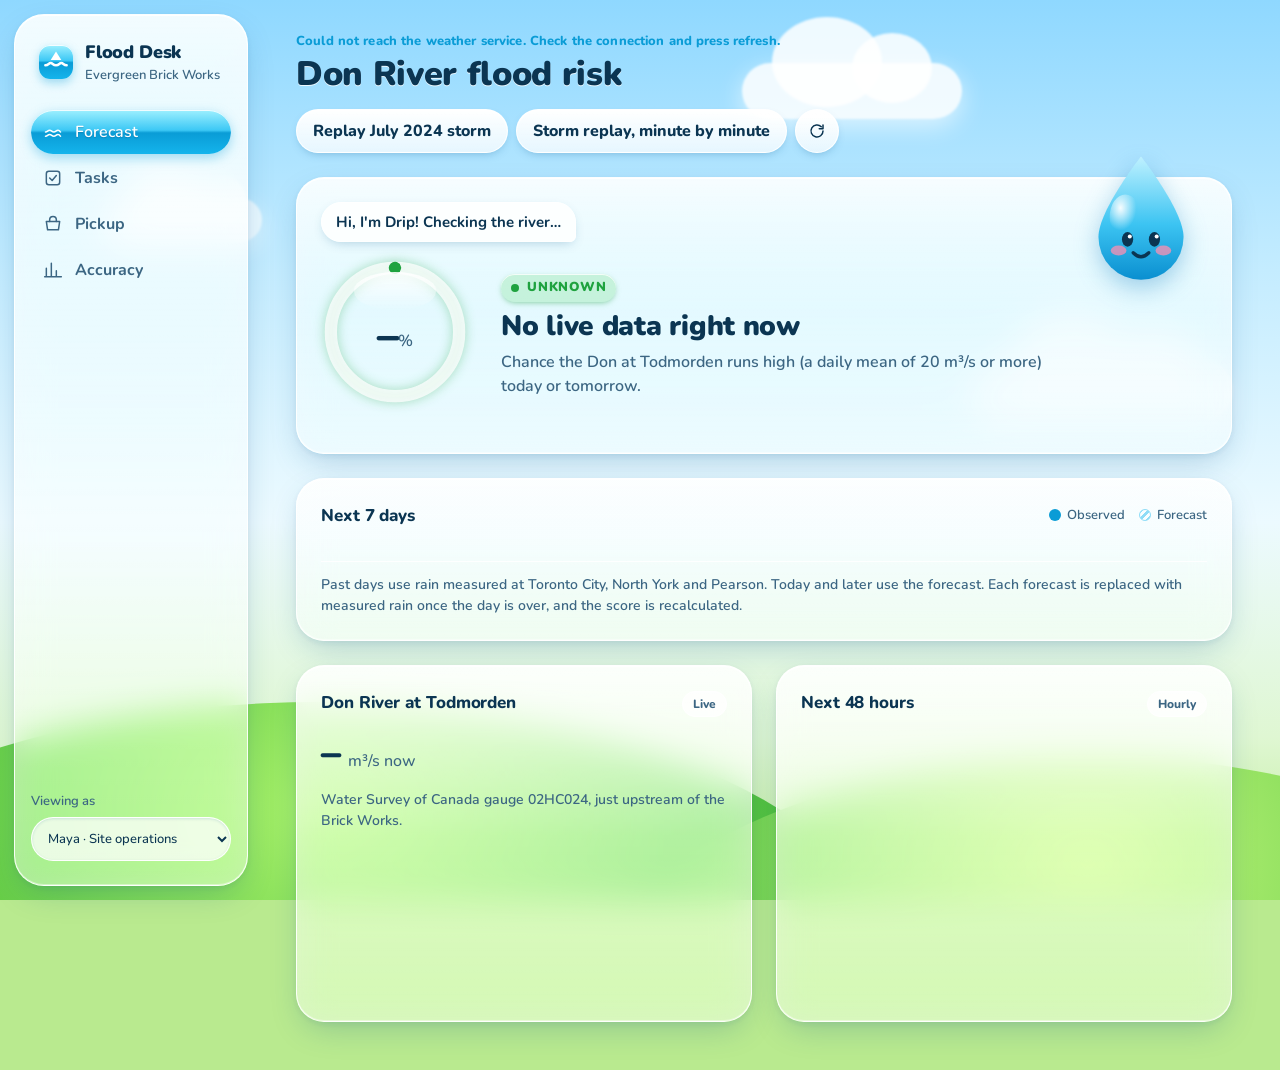
<file: app/index.html>
<!doctype html>
<html lang="en">
<head>
<meta charset="utf-8">
<meta name="viewport" content="width=device-width,initial-scale=1,viewport-fit=cover">
<title>Brick Works Flood Desk</title>
<meta name="description" content="Live Don River flood risk for Evergreen Brick Works, the daily flood protocol for staff, vendors, event clients and visitors, and the Fold-Out Market pickup.">
<meta name="theme-color" content="#bfe9ff" media="(prefers-color-scheme: light)">
<meta name="theme-color" content="#06223f" media="(prefers-color-scheme: dark)">
<link rel="preload" href="fonts/nunito-latin.woff2" as="font" type="font/woff2" crossorigin>
<link rel="icon" href="data:image/svg+xml,%3Csvg xmlns='http://www.w3.org/2000/svg' viewBox='0 0 32 32'%3E%3Crect width='32' height='32' rx='8' fill='%231f6b66'/%3E%3Cpath d='M6 19c3 0 3-2 5-2s2 2 5 2 3-2 5-2 2 2 5 2' stroke='white' stroke-width='2.4' fill='none' stroke-linecap='round'/%3E%3Cpath d='M16 6l5 8h-10z' fill='white'/%3E%3C/svg%3E">
<link rel="stylesheet" href="styles.css">
</head>
<body>
<div class="sky" aria-hidden="true">
  <i class="cloud c1"></i><i class="cloud c2"></i><i class="cloud c3"></i>
  <span class="bubble" style="--x:6%;--s:28px;--d:24s;--o:0s"></span><span class="bubble" style="--x:18%;--s:14px;--d:19s;--o:-6s"></span>
  <span class="bubble" style="--x:31%;--s:40px;--d:30s;--o:-12s"></span><span class="bubble" style="--x:47%;--s:18px;--d:22s;--o:-3s"></span>
  <span class="bubble" style="--x:62%;--s:34px;--d:27s;--o:-17s"></span><span class="bubble" style="--x:74%;--s:12px;--d:18s;--o:-9s"></span>
  <span class="bubble" style="--x:86%;--s:46px;--d:33s;--o:-21s"></span><span class="bubble" style="--x:94%;--s:20px;--d:21s;--o:-14s"></span>
  <i class="hill h1"></i><i class="hill h2"></i>
</div>
<a class="skip" href="#main">Skip to content</a>

<div class="shell">
  <aside class="rail" aria-label="Primary">
    <div class="brand">
      <svg viewBox="0 0 32 32" aria-hidden="true"><rect width="32" height="32" rx="8"/><path d="M6 19c3 0 3-2 5-2s2 2 5 2 3-2 5-2 2 2 5 2"/><path class="peak" d="M16 6l5 8h-10z"/></svg>
      <div><strong>Flood Desk</strong><span>Evergreen Brick Works</span></div>
    </div>
    <nav class="tabs" role="tablist" aria-label="Sections">
      <button role="tab" id="tab-forecast" aria-controls="view-forecast" aria-selected="true" data-view="forecast">
        <svg viewBox="0 0 24 24" aria-hidden="true"><path d="M3 17c2.5 0 2.5-2 5-2s2.5 2 5 2 2.5-2 5-2 2.5 2 3 2"/><path d="M3 12c2.5 0 2.5-2 5-2s2.5 2 5 2 2.5-2 5-2 2.5 2 3 2"/></svg>
        <span>Forecast</span></button>
      <button role="tab" id="tab-tasks" aria-controls="view-tasks" aria-selected="false" data-view="tasks">
        <svg viewBox="0 0 24 24" aria-hidden="true"><rect x="4" y="4" width="16" height="16" rx="3"/><path d="M8 12l3 3 5-6"/></svg>
        <span>Tasks</span><em class="count" id="taskCount" hidden></em></button>
      <button role="tab" id="tab-pickup" aria-controls="view-pickup" aria-selected="false" data-view="pickup">
        <svg viewBox="0 0 24 24" aria-hidden="true"><path d="M4 9h16l-1.5 10h-13z"/><path d="M8 9V7a4 4 0 0 1 8 0v2"/></svg>
        <span>Pickup</span></button>
      <button role="tab" id="tab-model" aria-controls="view-model" aria-selected="false" data-view="model">
        <svg viewBox="0 0 24 24" aria-hidden="true"><path d="M4 20V10M10 20V4M16 20v-7M22 20H2"/></svg>
        <span>Accuracy</span></button>
    </nav>
    <div class="rail-foot">
      <label class="who" for="role"><span>Viewing as</span>
        <select id="role">
          <option value="maya">Maya · Site operations</option>
          <option value="aisha">Aisha · Market vendor</option>
          <option value="marcus">Marcus · Events</option>
          <option value="daniel">Daniel · Visitor</option>
        </select>
      </label>
    </div>
  </aside>

  <main id="main">
    <header class="top">
      <div>
        <p class="eyebrow" id="asOf">Loading live data…</p>
        <h1 id="viewTitle">Don River flood risk</h1>
      </div>
      <label class="mobile-role" for="roleM">Viewing as
        <select id="roleM">
          <option value="maya">Maya · Staff</option>
          <option value="aisha">Aisha · Vendor</option>
          <option value="marcus">Marcus · Events</option>
          <option value="daniel">Daniel · Visitor</option>
        </select>
      </label>
      <div class="top-actions">
        <button class="btn quiet" id="replay" type="button" aria-pressed="false">Replay July 2024 storm</button>
        <a class="btn quiet" href="replay.html" id="stormReplay">Storm replay, minute by minute</a>
        <button class="btn quiet icon" id="refresh" type="button" aria-label="Refresh data">
          <svg viewBox="0 0 24 24" aria-hidden="true"><path d="M20 12a8 8 0 1 1-2.3-5.6M20 4v5h-5"/></svg></button>
      </div>
    </header>

    <!-- FORECAST -->
    <section class="view" id="view-forecast" role="tabpanel" aria-labelledby="tab-forecast">
      <div class="status card" id="status" data-level="normal" aria-live="polite">
        <svg class="drip" viewBox="0 0 100 120" aria-hidden="true">
          <defs>
            <linearGradient id="dripBody" x1="0" y1="0" x2="0" y2="1"><stop offset="0" stop-color="#bff1ff"/><stop offset=".55" stop-color="#3cc4f2"/><stop offset="1" stop-color="#0a8fd0"/></linearGradient>
            <radialGradient id="dripShine" cx=".35" cy=".3" r=".5"><stop offset="0" stop-color="#fff" stop-opacity=".95"/><stop offset="1" stop-color="#fff" stop-opacity="0"/></radialGradient>
          </defs>
          <path class="drip-body" d="M50 4C50 4 12 52 12 76a38 38 0 0 0 76 0C88 52 50 4 50 4Z" fill="url(#dripBody)"/>
          <ellipse cx="36" cy="58" rx="14" ry="20" fill="url(#dripShine)"/>
          <ellipse class="cheek" cx="30" cy="88" rx="7" ry="4.5"/><ellipse class="cheek" cx="70" cy="88" rx="7" ry="4.5"/>
          <g class="eyes"><ellipse cx="38" cy="78" rx="5" ry="6.5"/><ellipse cx="62" cy="78" rx="5" ry="6.5"/><circle class="glint" cx="40" cy="75.5" r="1.8"/><circle class="glint" cx="64" cy="75.5" r="1.8"/></g>
          <path class="mouth m-happy" d="M43 90q7 7 14 0"/>
          <ellipse class="mouth m-o" cx="50" cy="93" rx="4" ry="4.5"/>
          <path class="mouth m-worry" d="M42 95q4-4 8 0t8 0"/>
          <g class="sweat"><path d="M84 52c0 0-6 8-6 12a6 6 0 0 0 12 0c0-4-6-12-6-12Z"/></g>
        </svg>
        <p class="speech" id="speech">Hi, I'm Drip! Checking the river…</p>
        <div class="status-main">
          <div class="dial" aria-hidden="true">
            <svg viewBox="0 0 120 120"><circle class="track" cx="60" cy="60" r="52"/><circle class="arc" id="dialArc" cx="60" cy="60" r="52" pathLength="100"/></svg>
            <div class="dial-num"><strong id="pctToday">–</strong><span>%</span></div>
          </div>
          <div class="status-copy">
            <p class="level-chip"><span class="dot"></span><span id="levelName">Checking</span></p>
            <h2 id="headline">Reading the river and the sky…</h2>
            <p id="subline" class="muted">Chance the Don at Todmorden runs high (a daily mean of 20 m³/s or more) today or tomorrow.</p>
          </div>
        </div>
        <ul class="drivers" id="drivers" aria-label="What is driving today's risk"></ul>
      </div>

      <div class="card">
        <div class="card-head">
          <h3>Next 7 days</h3>
          <p class="legend"><span class="key obs"></span>Observed <span class="key fc"></span>Forecast</p>
        </div>
        <div class="days" id="days" role="list"></div>
        <p class="note">Past days use rain measured at Toronto City, North York and Pearson. Today and later use the forecast. Each forecast is replaced with measured rain once the day is over, and the score is recalculated.</p>
      </div>

      <div class="grid2">
        <div class="card">
          <div class="card-head"><h3>Don River at Todmorden</h3><span class="tag" id="gaugeTag">Live</span></div>
          <div class="metric"><strong id="flowNow">–</strong><span>m³/s now</span></div>
          <p class="muted small" id="flowSub">Water Survey of Canada gauge 02HC024, just upstream of the Brick Works.</p>
          <div class="chart" id="gaugeChart" role="img" aria-label="River flow over the last 7 days"></div>
        </div>
        <div class="card">
          <div class="card-head"><h3>Next 48 hours</h3><span class="tag">Hourly</span></div>
          <div class="chart tall" id="hourChart" role="img" aria-label="Hourly rain and humidity for the next 48 hours"></div>
          <p class="muted small" id="humidityNote"></p>
        </div>
      </div>
    </section>

    <!-- TASKS -->
    <section class="view" id="view-tasks" role="tabpanel" aria-labelledby="tab-tasks" hidden>
      <div class="card persona" id="persona"></div>
      <div class="card">
        <div class="card-head"><h3 id="todayTitle">Today</h3><span class="level-chip small" id="todayChip"><span class="dot"></span><span></span></span></div>
        <ol class="tasklist" id="todayTasks"></ol>
        <p class="note" id="taskNote"></p>
      </div>
      <div class="card">
        <div class="card-head"><h3>The week ahead</h3><p class="muted small">Levels follow the forecast and change as it does.</p></div>
        <ol class="week" id="week"></ol>
      </div>
      <details class="card">
        <summary><h3>Full protocol, all roles</h3></summary>
        <div class="matrix" id="matrix"></div>
      </details>
    </section>

    <!-- PICKUP -->
    <section class="view" id="view-pickup" role="tabpanel" aria-labelledby="tab-pickup" hidden>
      <div class="card pickup-head">
        <div>
          <p class="eyebrow">Fold-Out Garden Market</p>
          <h2>Pickup at Copp Hall</h2>
          <p class="muted">159 Roxborough Drive · west entrance lift · backups: Yorkminster Park Baptist, Church of the Redeemer</p>
        </div>
        <div class="stockbox"><strong id="available">0</strong><span>packets ready</span><p class="pill" id="phase">Waiting for staff</p></div>
      </div>
      <ol class="steps" id="steps">
        <li>Staff approve the site</li><li>Vendor opens the stall</li><li>Customer reserves</li><li>Vendor hands over</li>
      </ol>
      <div class="card" id="pickupPanel"></div>
      <output id="message" class="toast" role="status" aria-live="polite"></output>
      <p class="note">Rehearsal mode: stock and holds live in this browser and sync across its tabs. Hours and host are proposals. Evergreen stays in charge of closures and re-entry.</p>
    </section>

    <!-- MODEL -->
    <section class="view" id="view-model" role="tabpanel" aria-labelledby="tab-model" hidden>
      <div class="card">
        <div class="card-head"><h3>How good is the forecast?</h3><span class="tag">Tested on 2020 to 2023, unseen in training</span></div>
        <div class="scores">
          <div><strong>16 of 20</strong><span>high-water events reached Watch a full day ahead. All 20 by the day itself.</span></div>
          <div><strong>13 of 20</strong><span>reached Warning a day ahead, 18 of 20 by the day</span></div>
          <div><strong>13 · 5</strong><span>false-alarm days a year at Watch · at Warning</span></div>
          <div><strong>0.96</strong><span>ranking score (AUC). 1.0 is perfect, 0.5 is a coin flip</span></div>
        </div>
        <p class="note">Plain day-by-day accuracy is 97.7%, but a model that never warns scores 97.0% because high water is rare. That is why the event counts above are the honest measure. These scores assume a good rain forecast for tomorrow; real forecasts miss some cloudbursts, so expect a little worse.</p>
      </div>

      <div class="card">
        <div class="card-head"><h3>Does the 75% humidity rule work?</h3><span class="tag warn">No, not on its own</span></div>
        <div class="tablewrap"><table class="cmp">
          <thead><tr><th scope="col">Signal</th><th scope="col">High-water days caught</th><th scope="col">False alarms</th><th scope="col">Days right</th></tr></thead>
          <tbody>
            <tr><th scope="row">Humidity over 75%</th><td>44 of 44</td><td>1,255</td><td>14.0%</td></tr>
            <tr><th scope="row">Humidity over 80%</th><td>44 of 44</td><td>1,145</td><td>21.6%</td></tr>
            <tr><th scope="row">Over 75% in the 5 h before rain</th><td>37 of 44</td><td>336</td><td>76.5%</td></tr>
            <tr><th scope="row">20 mm of rain or more</th><td>14 of 44</td><td>12</td><td>97.1%</td></tr>
            <tr class="best"><th scope="row">This model (alert at 35%)</th><td>27 of 44</td><td>16</td><td>97.7%</td></tr>
          </tbody>
        </table></div>
        <p class="note">Scored on 2020 to 2023 against "high water today or tomorrow". Toronto's humidity passes 75% on about 9 days in 10, flood or not, so the rule warns almost every day. A model built on humidity alone catches only 7 of 20 events a day ahead, with 44 false-alarm days a year. Humidity in the hours before rain carries a little signal, so the model keeps it as one input. Rain today and tomorrow, the last few days of rain and snowmelt do most of the work.</p>
      </div>

      <div class="card">
        <div class="card-head"><h3>Last 30 days: model against the river</h3><span class="tag">Live check</span></div>
        <div class="chart tall" id="hindcastChart" role="img" aria-label="Model risk and river flow for the last 30 days"></div>
        <p class="muted small" id="hindcastNote"></p>
      </div>

      <div class="card">
        <div class="card-head"><h3>Forecast log</h3><span class="tag">This device</span></div>
        <p class="muted small">Each visit saves the forecast for the days ahead. When a day passes, its measured rain replaces the forecast and the river's real reading is filled in.</p>
        <div class="tablewrap"><table class="cmp" id="ledger"><thead><tr><th scope="col">Day</th><th scope="col">First forecast</th><th scope="col">With measured rain</th><th scope="col">River (daily mean)</th></tr></thead><tbody></tbody></table></div>
      </div>

      <details class="card">
        <summary><h3>Method and limits</h3></summary>
        <div class="prose">
          <p><b>Question.</b> Will the Don at Todmorden (gauge 02HC024) average 20 m³/s or more today or tomorrow? That level was reached on 178 days from 2000 to 2023, about 7 a year. The July 2013 flood averaged 53 m³/s.</p>
          <p><b>Inputs.</b> Rain today and tomorrow (forecast) and the two days before, a 0.85-per-day fading total of past rain (how soaked the ground is), heaviest hourly rain, snowmelt, warmth, peak humidity, humidity in the 5 hours before the heaviest rain, pressure swing and season.</p>
          <p><b>Data.</b> Rain from Environment Canada stations (Toronto City, North York, Pearson). Other weather from the Open-Meteo archive. River flow from the Water Survey of Canada. All free, no keys.</p>
          <p><b>Training.</b> Logistic regression trained on 2000 to 2015, alert levels picked on 2016 to 2019, scored once on 2020 to 2023. The shipped version is refit on 2000 to 2023. Retrain with <code>node model/train.mjs</code>.</p>
          <p><b>After 2023.</b> Official daily flows stop at 2023, so later floods were checked by hand, using measured rain. The day before the 16 July 2024 flood scored 95% (Warning). The day before 17 August 2024 scored 28% (Watch). The day before 2 September 2026 scored 16% (Watch, just over the line).</p>
          <p><b>Limits.</b> Training used the rain that actually fell tomorrow, so in daily use the model is only as good as the rain forecast, and summer cloudbursts are the hardest to forecast. It works by day, so it cannot promise an exact 5-hour lead. Pair it with the live gauge card and the hourly chart, and treat Watch as "get ready".</p>
        </div>
      </details>
    </section>
  </main>
</div>

<script type="module" src="app.js"></script>
</body>
</html>
</file>
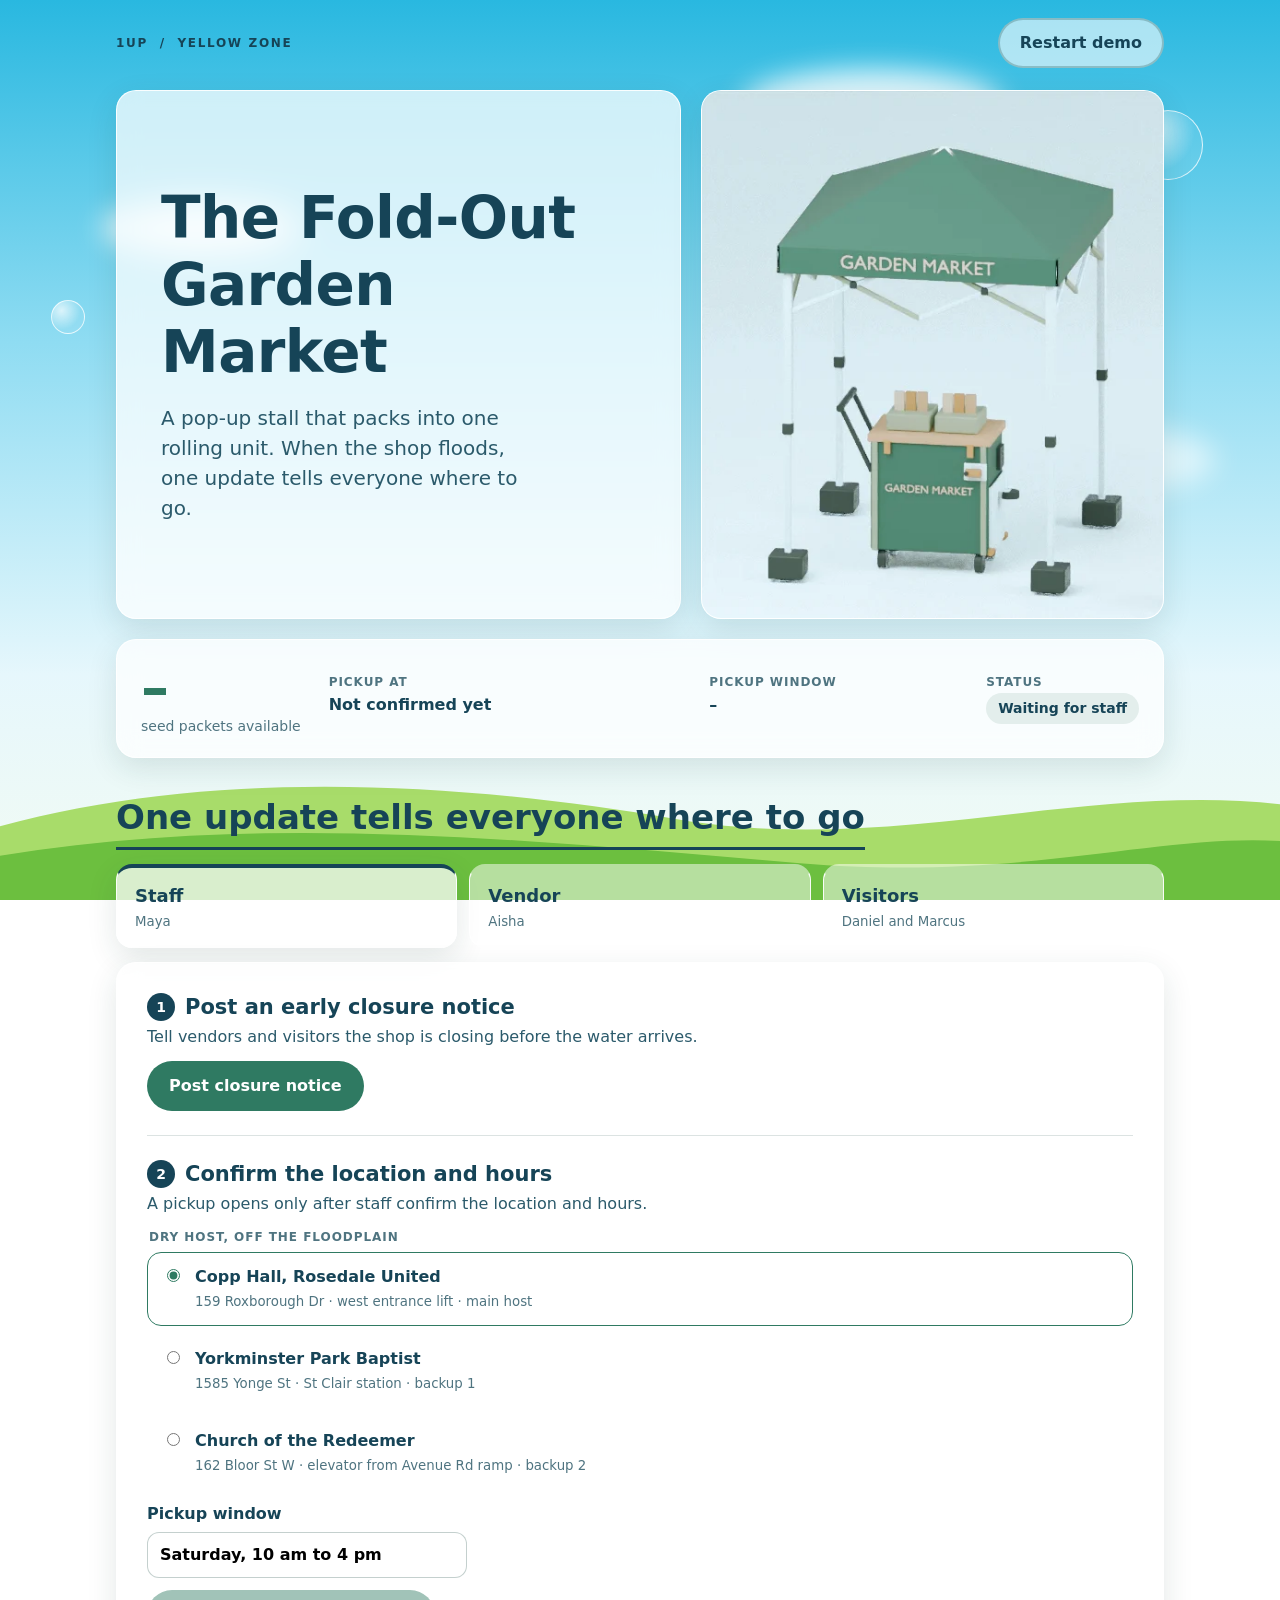
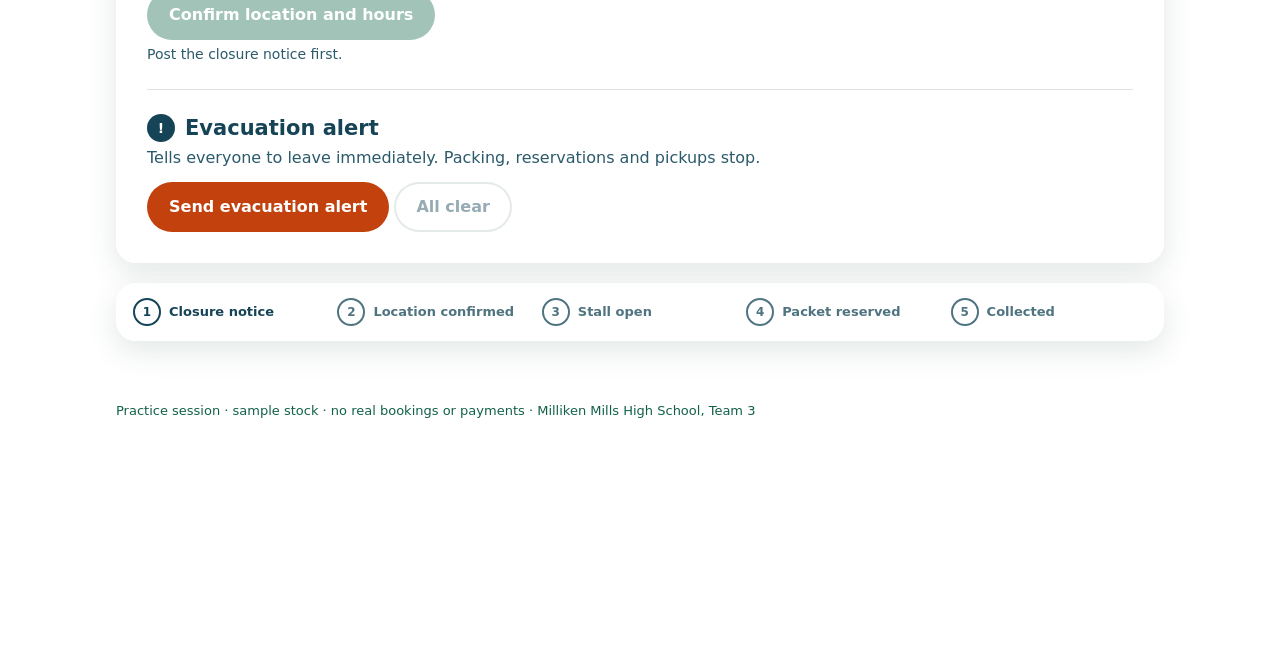
<file: site/index.html>
<!doctype html>
<html lang="en">
<head>
<meta charset="utf-8">
<meta name="viewport" content="width=device-width,initial-scale=1">
<title>Fold-Out Garden Market · Pickup</title>
<meta name="description" content="Flood pickup for the Evergreen Brick Works Garden Market: one update tells staff, vendors and visitors where to go.">
<link rel="stylesheet" href="style.css">
</head>
<body>
<div class="sky" aria-hidden="true"><span class="cloud c1"></span><span class="cloud c2"></span><span class="cloud c3"></span><span class="bubble b1"></span><span class="bubble b2"></span><span class="bubble b3"></span></div>
<svg class="hills" aria-hidden="true" viewBox="0 0 1440 220" preserveAspectRatio="none"><path d="M0 120 C240 40 520 60 760 110 C1000 160 1220 60 1440 90 V220 H0Z" fill="#a8dc6a"/><path d="M0 160 C300 100 600 140 900 170 C1150 195 1300 130 1440 140 V220 H0Z" fill="#6cbf3f"/></svg>

<header class="top">
  <p class="eyebrow">1UP &nbsp;/&nbsp; YELLOW ZONE</p>
  <button id="reset" class="ghost" type="button">Restart demo</button>
</header>

<main>
  <div id="alert" class="alert" role="alert" hidden></div>

  <section class="hero">
    <div class="glass hero-copy">
      <h1>The Fold-Out<br>Garden Market</h1>
      <p class="lede">A pop-up stall that packs into one rolling unit. When the shop floods, one update tells everyone where to go.</p>
      <div id="notice" class="notice" hidden></div>
    </div>
    <figure class="glass hero-art"><img src="img/hero.webp" width="500" height="572" alt="Green canopy over the rolling market cart, open for sales"></figure>
  </section>

  <section class="glass status" aria-label="Pickup status">
    <div class="count"><strong id="available">–</strong><span>seed packets available</span></div>
    <dl class="where">
      <div><dt>Pickup at</dt><dd id="hostName">Not confirmed yet</dd><dd class="muted" id="hostAddr"></dd></div>
      <div><dt>Pickup window</dt><dd id="hostWindow">–</dd></div>
      <div><dt>Status</dt><dd><span id="phase" class="badge">Checking…</span></dd></div>
    </dl>
  </section>

  <h2 class="section-title">One update tells everyone where to go</h2>
  <nav class="roles" aria-label="Choose who you are">
    <button type="button" data-role="staff" aria-pressed="true"><b>Staff</b><small>Maya</small></button>
    <button type="button" data-role="vendor" aria-pressed="false"><b>Vendor</b><small>Aisha</small></button>
    <button type="button" data-role="customer" aria-pressed="false"><b>Visitors</b><small>Daniel and Marcus</small></button>
  </nav>

  <section id="staff" class="glass panel">
    <h3><span class="num">1</span> Post an early closure notice</h3>
    <p>Tell vendors and visitors the shop is closing before the water arrives.</p>
    <button id="closeShop" class="primary" type="button">Post closure notice</button>
    <hr>
    <h3><span class="num">2</span> Confirm the location and hours</h3>
    <p>A pickup opens only after staff confirm the location and hours.</p>
    <fieldset class="hosts">
      <legend>Dry host, off the floodplain</legend>
      <label class="host"><input type="radio" name="host" value="copp" checked><span><b>Copp Hall, Rosedale United</b><small>159 Roxborough Dr · west entrance lift · main host</small></span></label>
      <label class="host"><input type="radio" name="host" value="yorkminster"><span><b>Yorkminster Park Baptist</b><small>1585 Yonge St · St Clair station · backup 1</small></span></label>
      <label class="host"><input type="radio" name="host" value="redeemer"><span><b>Church of the Redeemer</b><small>162 Bloor St W · elevator from Avenue Rd ramp · backup 2</small></span></label>
    </fieldset>
    <label class="field">Pickup window <input id="window" value="Saturday, 10 am to 4 pm" maxlength="40"></label>
    <button id="approve" class="primary" type="button">Confirm location and hours</button>
    <p class="hint" id="hint-staff"></p>
    <hr>
    <h3><span class="num">!</span> Evacuation alert</h3>
    <p>Tells everyone to leave immediately. Packing, reservations and pickups stop.</p>
    <button id="evacuate" class="danger" type="button">Send evacuation alert</button>
    <button id="allClear" class="ghost" type="button">All clear</button>
  </section>

  <section id="vendor" class="glass panel" hidden>
    <h3><span class="num">1</span> Pack down the stall</h3>
    <p>Two people, one rolling unit. Time it to beat the folding-table drill.</p>
    <ol class="pack">
      <li><figure><img src="img/step-sell.webp" width="417" height="572" alt="Stall open under the canopy"></figure><label><input type="checkbox" class="pack-step"> Pack the stock</label><small>Lower the seed trays into the counter and latch the lid.</small></li>
      <li><figure><img src="img/step-fold.webp" width="417" height="572" alt="Canopy frame folding in"></figure><label><input type="checkbox" class="pack-step"> Fold the tent</label><small>Lower the canopy, fold the frame and slide it into its bag.</small></li>
      <li><figure><img src="img/step-roll.webp" width="417" height="572" alt="Tent bag latched to the cart, ready to roll"></figure><label><input type="checkbox" class="pack-step"> Latch and roll</label><small>Seat the bag in the side cradle, close the gold latch and push.</small></li>
    </ol>
    <p class="timer"><button id="timerBtn" class="ghost" type="button">Start drill timer</button> <output id="timer">0:00</output></p>
    <hr>
    <h3><span class="num">2</span> Count the stock at the approved site</h3>
    <label class="check-line"><input type="checkbox" class="check"> Brakes set and cart stable</label>
    <label class="check-line"><input type="checkbox" class="check"> Aisle and step-free route clear</label>
    <label class="check-line"><input type="checkbox" class="check"> I'm at the approved host, in the confirmed window</label>
    <label class="field">Seed packets counted <input type="number" id="count" value="12" min="1" max="999"></label>
    <button id="open" class="primary" type="button">Open pickup</button>
    <p class="hint" id="hint-open"></p>
    <hr>
    <h3><span class="num">3</span> Hand over an order</h3>
    <label class="field">Pickup code <input id="code" maxlength="8" spellcheck="false" autocomplete="off" placeholder="e.g. 4F2A9C1B"></label>
    <button id="collect" class="primary" type="button">Confirm collection</button>
    <details>
      <summary>Pause or resume pickup</summary>
      <p>Pause for an outage. Before resuming, check the stock against existing holds.</p>
      <button id="pause" class="ghost" type="button">Pause pickup</button>
      <label class="check-line"><input type="checkbox" id="reconciled"> Stock and outstanding holds match</label>
      <button id="resume" class="primary" type="button">Resume pickup</button>
    </details>
  </section>

  <section id="customer" class="glass panel" hidden>
    <h3>Daniel: reserve a seed packet</h3>
    <p>Hold one packet. Collect it at the dry host in the pickup window.</p>
    <button id="reserve" class="primary" type="button">Reserve one packet</button>
    <p class="hint" id="hint-reserve"></p>
    <div id="ticket" class="ticket" hidden>
      <small>Your pickup code</small>
      <strong id="ticketCode"></strong>
      <span id="ticketWhere"></span>
    </div>
    <hr>
    <h3>Marcus: share the pickup link</h3>
    <p>Send the same link to your guests, so everyone sees the same place, hours and count.</p>
    <button id="share" class="ghost" type="button">Copy pickup link</button>
  </section>

  <ol id="steps" class="glass steps" aria-label="Demo progress">
    <li>Closure notice</li><li>Location confirmed</li><li>Stall open</li><li>Packet reserved</li><li>Collected</li>
  </ol>

  <output id="message" class="toast" role="status" aria-live="polite"></output>
  <footer>Practice session · sample stock · no real bookings or payments · Milliken Mills High School, Team 3</footer>
</main>
<script src="app.js"></script>
</body>
</html>
</file>
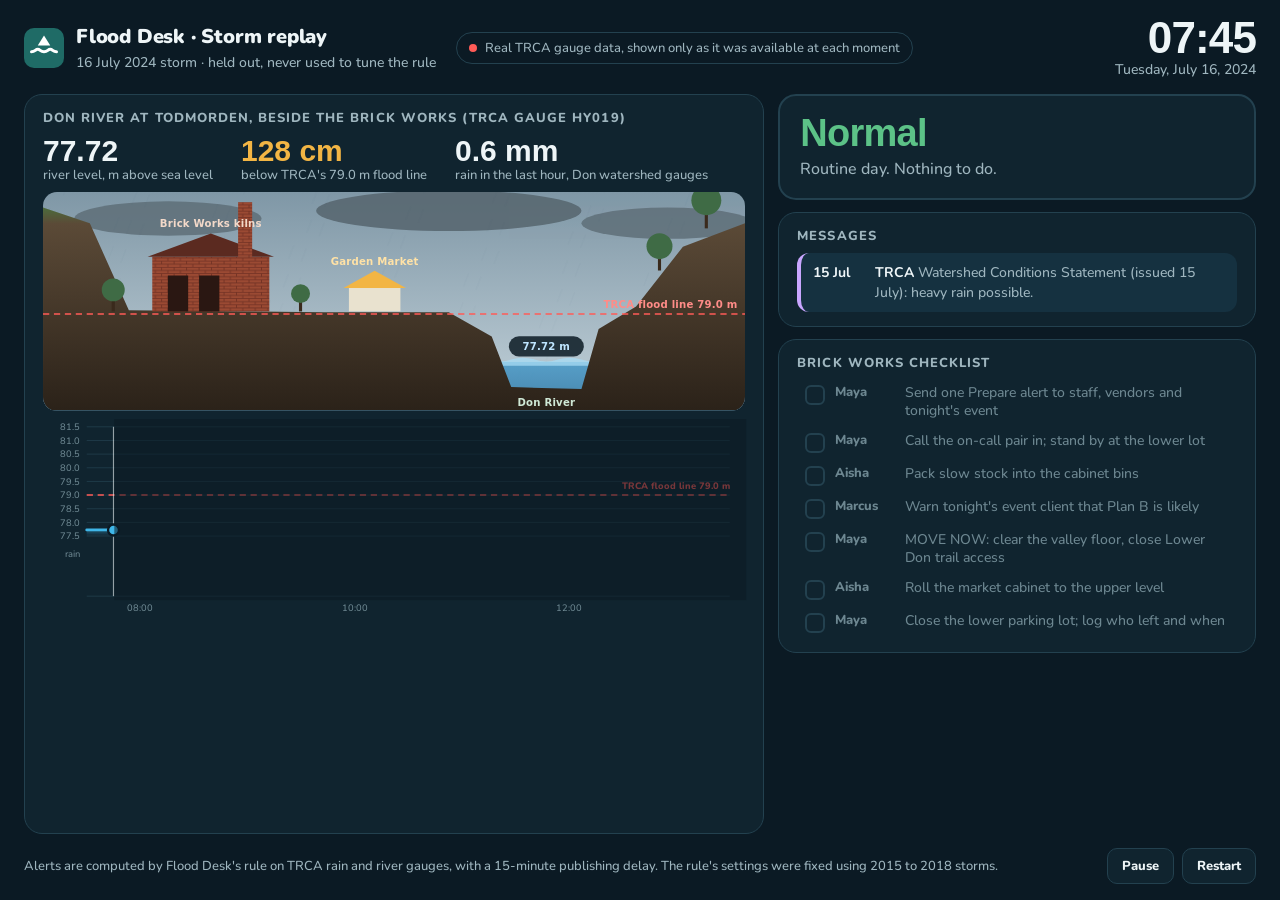
<file: app/replay.html>
<!doctype html>
<html lang="en">
<head>
<meta charset="utf-8">
<meta name="viewport" content="width=device-width,initial-scale=1">
<title>Flood Desk Storm Replay</title>
<meta name="description" content="Minute-by-minute replay of a real Don River storm using only TRCA gauge data available at each moment.">
<link rel="preload" href="fonts/nunito-latin.woff2" as="font" type="font/woff2" crossorigin>
<link href="https://api.fontshare.com/v2/css?f[]=clash-display@600,700&f[]=satoshi@500,700,900&display=swap" rel="stylesheet">
<style>
@font-face{font-family:"Nunito";src:url(fonts/nunito-latin.woff2) format("woff2");font-weight:200 1000;font-display:swap}
:root{
  --bg:#0b1a24; --panel:#10242f; --panel2:#153140; --ink:#eef5f7; --muted:#9fb6bf; --faint:#6d8791; --line:#23414f;
  --water:#3fb6e8; --water2:#1d6f99; --rain:#7fa8ff; --up:#9be38f;
  --normal:#5cc287; --prepare:#f2b544; --move:#ff7a45; --flood:#ff5b57; --trca:#c9a6ff;
  --ease:cubic-bezier(.22,.8,.24,1);
}
:root[data-theme=light]{--bg:#eef5f7;--panel:#fff;--panel2:#f3f8fa;--ink:#0d1e26;--muted:#4f6670;--faint:#7d929a;--line:#d6e3e8;--water:#1580b8;--water2:#9fd3ec;--rain:#4b6fd6;--up:#3d9a3a;--normal:#2e8c55;--prepare:#b87708;--move:#d4521a;--flood:#c22b26;--trca:#7a4fd0}
*{box-sizing:border-box}
html,body{margin:0;height:100%}
body{background:var(--bg);color:var(--ink);font:500 16px/1.4 "Satoshi","Nunito",system-ui,sans-serif;-webkit-font-smoothing:antialiased;overflow-x:hidden}
.wrap{max-width:1600px;margin:0 auto;padding:16px 24px;display:grid;gap:14px;grid-template-columns:minmax(0,1.55fr) minmax(0,1fr);grid-template-rows:auto 1fr auto;min-height:100vh}
header{grid-column:1/-1;display:flex;align-items:center;gap:20px;flex-wrap:wrap}
.brand{display:flex;align-items:center;gap:12px}
.brand svg{width:40px;height:40px}
.brand b{font-size:20px;font-weight:900;letter-spacing:-.01em;display:block}
.brand span{color:var(--muted);font-size:14px}
.clock{margin-left:auto;text-align:right}
.clock .time{font-family:"Clash Display","Satoshi",sans-serif;font-size:44px;font-weight:700;font-variant-numeric:tabular-nums;letter-spacing:-.02em;line-height:1}
.clock .date{color:var(--muted);font-size:14px}
.tag{display:inline-flex;align-items:center;gap:8px;border:1px solid var(--line);border-radius:99px;padding:6px 12px;font-size:13px;color:var(--muted)}
.tag i{width:8px;height:8px;border-radius:50%;background:var(--flood);animation:blink 1.2s infinite}
@keyframes blink{50%{opacity:.25}}
.panel{background:var(--panel);border:1px solid var(--line);border-radius:18px;padding:14px 18px;min-width:0}
.chart{display:flex;flex-direction:column;gap:8px}
.chart h2,.side h2{margin:0;font-size:13px;text-transform:uppercase;letter-spacing:.08em;color:var(--muted);font-weight:800}
.reading{display:flex;gap:28px;flex-wrap:wrap;align-items:baseline}
.reading div{display:flex;flex-direction:column}
.reading strong{font-family:"Clash Display","Satoshi",sans-serif;font-size:30px;font-weight:600;font-variant-numeric:tabular-nums;line-height:1.05}
.reading small{color:var(--muted);font-size:13px}
.reading .gap strong{color:var(--prepare)}
svg.plot{width:100%;height:auto;display:block;overflow:visible}
svg.scene{width:100%;height:auto;display:block;border-radius:14px}
.sl{font:800 13px "Satoshi",system-ui,sans-serif;letter-spacing:.02em}
#rain line{stroke:#40607a;stroke-width:1.4;stroke-linecap:round;opacity:.7}
#rain{animation:fall .45s linear infinite}
@keyframes fall{from{transform:translate(0,-40px)}to{transform:translate(-8px,0)}}
#wave{animation:drift 3s linear infinite}
@keyframes drift{from{transform:translateX(0)}to{transform:translateX(-60px)}}
#wtag{transition:transform .9s cubic-bezier(.22,.8,.24,1)}
@media (prefers-reduced-motion:reduce){#rain,#wave{animation:none}}
.plot text{fill:var(--faint);font-size:12px;font-family:inherit}
.plot .grid{stroke:var(--line);stroke-width:1}
.plot .lvl{fill:none;stroke:var(--water);stroke-width:3.5;stroke-linejoin:round;stroke-linecap:round}
.plot .area{fill:url(#wfill)}
.plot .upl{fill:none;stroke:var(--up);stroke-width:2;stroke-dasharray:5 5;opacity:.85}
.plot .line79{stroke:var(--flood);stroke-width:2;stroke-dasharray:8 6}
.plot .bar{fill:var(--rain)}
.plot .now{stroke:var(--ink);stroke-width:1.5;opacity:.6}
.plot .future{fill:var(--bg);opacity:.55}
.plot .mark{stroke-width:2}
.plot .dot{fill:var(--water);stroke:var(--bg);stroke-width:3}
.side{display:flex;flex-direction:column;gap:12px;min-width:0}
.status{border-radius:18px;padding:18px 20px;border:2px solid var(--line);background:var(--panel);transition:background .5s var(--ease),border-color .5s var(--ease)}
.status .lvl{font-family:"Clash Display","Satoshi",sans-serif;font-size:38px;font-weight:700;letter-spacing:-.02em;line-height:1}
.status p{margin:6px 0 0;color:var(--muted)}
.status[data-l=prepare]{border-color:var(--prepare);background:color-mix(in srgb,var(--prepare) 14%,var(--panel))}
.status[data-l=prepare] .lvl{color:var(--prepare)}
.status[data-l=move]{border-color:var(--move);background:color-mix(in srgb,var(--move) 16%,var(--panel))}
.status[data-l=move] .lvl{color:var(--move)}
.status[data-l=flood]{border-color:var(--flood);background:color-mix(in srgb,var(--flood) 18%,var(--panel))}
.status[data-l=flood] .lvl{color:var(--flood)}
.status[data-l=normal] .lvl{color:var(--normal)}
.status[data-l=falling]{border-color:var(--water)} .status[data-l=falling] .lvl{color:var(--water)}
.pulse{animation:pulse .9s var(--ease)}
@keyframes pulse{0%{transform:scale(1)}35%{transform:scale(1.03)}100%{transform:scale(1)}}
.feed{display:flex;flex-direction:column;gap:6px;min-height:40px;margin-top:8px;font-size:14px}
.msg{display:flex;gap:10px;align-items:flex-start;border-radius:12px;padding:10px 12px;background:var(--panel2);border-left:4px solid var(--trca);animation:drop .5s var(--ease)}
.msg.fd{border-left-color:var(--prepare)} .msg.fd.mv{border-left-color:var(--move)} .msg.rv{border-left-color:var(--flood)}
.msg b{font-variant-numeric:tabular-nums;min-width:52px;display:inline-block}
.msg span{color:var(--muted)}
@keyframes drop{from{opacity:0;transform:translateY(-8px)}to{opacity:1;transform:none}}
.tasks{display:flex;flex-direction:column;gap:2px;margin-top:6px}
.task{display:grid;grid-template-columns:22px 62px 1fr;gap:8px;align-items:start;padding:5px 8px;font-size:14px;line-height:1.3;border-radius:10px;color:var(--faint);transition:all .4s var(--ease)}
.task .who{font-weight:800;font-size:13px}
.task .box{width:20px;height:20px;border-radius:6px;border:2px solid var(--line);margin-top:1px;display:grid;place-items:center}
.task.on{background:var(--panel2);color:var(--ink)}
.task.on .box{border-color:var(--prepare)}
.task.on.mv .box{border-color:var(--move)}
.task.done .box{background:var(--normal);border-color:var(--normal)}
.task.done .box::after{content:"";width:9px;height:5px;border:2.5px solid var(--bg);border-top:0;border-right:0;transform:rotate(-45deg) translate(1px,-1px)}
.task .due{font-size:11px;color:var(--muted);display:block}
footer{grid-column:1/-1;display:flex;gap:16px;align-items:center;flex-wrap:wrap;color:var(--muted);font-size:13px}
footer .ctrl{margin-left:auto;display:flex;gap:8px}
button{font:inherit;font-weight:800;border:1px solid var(--line);background:var(--panel);color:var(--ink);border-radius:10px;padding:8px 14px;cursor:pointer}
button:hover{background:var(--panel2)}
.summary{position:fixed;inset:0;display:none;place-items:center;background:color-mix(in srgb,var(--bg) 86%,transparent);backdrop-filter:blur(6px);z-index:5}
.summary.show{display:grid;animation:drop .6s var(--ease)}
.summary .card{max-width:980px;padding:36px 40px;border-radius:24px;background:var(--panel);border:1px solid var(--line)}
.summary h1{font-family:"Clash Display","Satoshi",sans-serif;margin:0 0 6px;font-size:40px;font-weight:700;letter-spacing:-.02em;line-height:1.1}
.summary .sub{color:var(--muted);margin:0 0 22px;font-size:18px}
.stats{display:grid;grid-template-columns:repeat(3,1fr);gap:14px;margin-bottom:18px}
.stats div{background:var(--panel2);border-radius:16px;padding:16px}
.stats strong{display:block;font-size:40px;font-weight:1000;line-height:1;font-variant-numeric:tabular-nums}
.stats span{color:var(--muted);font-size:14px}
.summary .fine{color:var(--faint);font-size:13px;margin:0}
@media (max-width:900px){.wrap{grid-template-columns:1fr;padding:16px}.clock .time{font-size:32px}.stats{grid-template-columns:1fr}}
</style>
</head>
<body>
<div class="wrap">
  <header>
    <div class="brand">
      <svg viewBox="0 0 32 32" aria-hidden="true"><rect width="32" height="32" rx="8" fill="#1f6b66"/><path d="M6 19c3 0 3-2 5-2s2 2 5 2 3-2 5-2 2 2 5 2" stroke="#fff" stroke-width="2.4" fill="none" stroke-linecap="round"/><path d="M16 6l5 8h-10z" fill="#fff"/></svg>
      <div><b>Flood Desk · Storm replay</b><span id="evTitle">Loading…</span></div>
    </div>
    <span class="tag"><i></i>Real TRCA gauge data, shown only as it was available at each moment</span>
    <div class="clock"><div class="time" id="clock">--:--</div><div class="date" id="date"></div></div>
  </header>

  <section class="panel chart" aria-label="River and rain">
    <h2>Don River at Todmorden, beside the Brick Works (TRCA gauge HY019)</h2>
    <div class="reading">
      <div><strong id="lvlNow">–</strong><small>river level, m above sea level</small></div>
      <div class="gap"><strong id="toLine">–</strong><small id="toLineLbl">below TRCA's 79.0 m flood line</small></div>
      <div><strong id="rain1">–</strong><small>rain in the last hour, Don watershed gauges</small></div>
    </div>
<svg class="scene" id="scene" viewBox="0 0 900 280" role="img" aria-label="Cross-section of the Don valley at the Brick Works with the water level">
      <defs>
        <linearGradient id="sky" x1="0" y1="0" x2="0" y2="1"><stop offset="0" stop-color="#7f97a6"/><stop offset="1" stop-color="#c3d2da"/></linearGradient>
        <linearGradient id="h2o" x1="0" y1="0" x2="0" y2="1"><stop offset="0" stop-color="#4f9bc7"/><stop offset=".3" stop-color="#2f6f96"/><stop offset="1" stop-color="#173a52"/></linearGradient>
        <linearGradient id="soil" x1="0" y1="0" x2="0" y2="1"><stop offset="0" stop-color="#4c6b3c"/><stop offset=".08" stop-color="#5b4a37"/><stop offset="1" stop-color="#2b2219"/></linearGradient>
        <pattern id="brick" width="16" height="8" patternUnits="userSpaceOnUse"><rect width="16" height="8" fill="#9b4a33"/><path d="M0 .5H16M0 4.5H16M8 .5V4.5M0 4.5V8M16 4.5V8" stroke="#6e3022" stroke-width="1"/></pattern>
        <clipPath id="sceneClip"><rect width="900" height="280" rx="14"/></clipPath>
      </defs>
      <g clip-path="url(#sceneClip)">
        <rect width="900" height="280" fill="url(#sky)"/>
        <g id="clouds" opacity=".85"><ellipse cx="160" cy="34" rx="120" ry="22" fill="#5f6f78"/><ellipse cx="520" cy="24" rx="170" ry="26" fill="#56656e"/><ellipse cx="800" cy="40" rx="110" ry="20" fill="#5f6f78"/></g>
        <g id="rain" opacity="0"></g>
        <g id="water"><rect id="wbody" x="0" width="900" height="300" fill="url(#h2o)" opacity=".92"/><g id="waveG"><path id="wave" fill="#a9dcf5" opacity=".75"/></g></g>
        <path id="ground" fill="url(#soil)"/>
        <g id="site"></g>
        <line id="fl" x1="0" x2="900" stroke="#ff5b57" stroke-width="2" stroke-dasharray="8 6"/>
        <text id="flT" x="890" text-anchor="end" class="sl" fill="#ff8c88">TRCA flood line 79.0 m</text>
        <g id="wtag"><rect x="0" y="-15" width="96" height="26" rx="13" fill="#0b1a24" opacity=".85"/><text id="wtagT" x="48" y="3" text-anchor="middle" class="sl" fill="#bfe6ff">–</text></g>
      </g>
    </svg>
    <svg class="plot" id="plot" viewBox="0 0 900 250" role="img" aria-label="River level and rain chart"></svg>
  </section>

  <aside class="side">
    <div class="status" id="status" data-l="normal">
      <div class="lvl" id="statusLvl">Normal</div>
      <p id="statusTxt">Routine day. Nothing to do.</p>
    </div>
    <div class="panel">
      <h2>Messages</h2>
      <div class="feed" id="feed" aria-live="polite"></div>
    </div>
    <div class="panel">
      <h2>Brick Works checklist</h2>
      <div class="tasks" id="tasks"></div>
    </div>
  </aside>

  <footer>
    <span id="fine">Alerts are computed by Flood Desk's rule on TRCA rain and river gauges, with a 15-minute publishing delay. The rule's settings were fixed using 2015 to 2018 storms.</span>
    <div class="ctrl"><button id="play">Pause</button><button id="restart">Restart</button></div>
  </footer>
</div>

<div class="summary" id="summary"><div class="card">
  <h1 id="sumH">TRCA warns the watershed. Flood Desk tells the site who moves what.</h1>
  <p class="sub" id="sumSub"></p>
  <div class="stats" id="stats"></div>
  <p class="fine" id="sumFine"></p>
</div></div>

<script type="module">
const $ = (id) => document.getElementById(id);
const q = new URLSearchParams(location.search);
if (q.get("theme") === "light") document.documentElement.dataset.theme = "light";
const EVENTS = {
  "2024-07-16": {
    title: "16 July 2024 storm · held out, never used to tune the rule",
    msgs: [
      { t: "start", who: "TRCA", text: "Watershed Conditions Statement (issued 15 July): heavy rain possible." },
      { t: "09:35", who: "TRCA", text: "Flood Watch issued for the Don River.", prepare: true },
      { t: "11:35", who: "TRCA", text: "Flood Warning issued. TRCA phones the Brick Works." },
    ],
    note: "Weather forecasts the day before called for 4 to 7 mm. About 51 mm fell. Nobody, including Flood Desk, could have known at breakfast.",
  },
  "2020-08-02": {
    title: "2 August 2020 storm · held out, never used to tune the rule",
    msgs: [],
    note: "This storm was in the test years (2019 to 2021): the rule had never seen it.",
  },
  "2017-07-20": { title: "20 July 2017 storm · used to tune the rule", msgs: [], note: "This storm was in the tuning years (2015 to 2018)." },
};
const TASKS = [
  { tier: "prepare", who: "Maya", text: "Send one Prepare alert to staff, vendors and tonight's event", lag: 0 },
  { tier: "prepare", who: "Maya", text: "Call the on-call pair in; stand by at the lower lot", lag: 15 },
  { tier: "prepare", who: "Aisha", text: "Pack slow stock into the cabinet bins", lag: 30 },
  { tier: "prepare", who: "Marcus", text: "Warn tonight's event client that Plan B is likely", lag: 30 },
  { tier: "move", who: "Maya", text: "MOVE NOW: clear the valley floor, close Lower Don trail access", lag: 0 },
  { tier: "move", who: "Aisha", text: "Roll the market cabinet to the upper level", lag: 15 },
  { tier: "move", who: "Maya", text: "Close the lower parking lot; log who left and when", lag: 15 },
];
let name = q.get("event") || "2024-07-16";
let res = await fetch(`replays/${name}.json`);
if (!res.ok) { name = "2020-08-02"; res = await fetch(`replays/${name}.json`); }
const EV = EVENTS[name] || { title: name, msgs: [], note: "" };
const speed = +(q.get("speed") || 4); // 15-minute steps per second
const data = await res.json();
const R = data.rows, LINE = data.line;
$("evTitle").textContent = EV.title;
const fmtT = (s) => s.slice(11, 16);
const fmtD = (s) => new Date(s + ":00").toLocaleDateString("en-CA", { weekday: "long", day: "numeric", month: "long", year: "numeric" });
const firstIdx = (k) => R.findIndex((r) => r[k]);
const crossIdx = R.findIndex((r) => r.tod != null && r.tod >= LINE);

// ---------- chart ----------
const W = 900, H = 250, L = 56, Rr = 20, T = 10, RB = 150, RT = 165, RH = 62;
const lv = R.map((r) => r.tod).filter((v) => v != null);
const lo = Math.floor((Math.min(...lv) - 0.15) * 2) / 2, hi = Math.max(80.2, Math.ceil((Math.max(...lv) + 0.1) * 2) / 2);
const x = (i) => L + (i / (R.length - 1)) * (W - L - Rr);
const y = (v) => T + (1 - (v - lo) / (hi - lo)) * (RB - T);
const maxRain = Math.max(4, ...R.map((r) => r.rain || 0));
const rb = (v) => (v / maxRain) * RH;
const NS = "http://www.w3.org/2000/svg";
const el = (tag, a, parent) => { const e = document.createElementNS(NS, tag); for (const k in a) e.setAttribute(k, a[k]); (parent || plot).appendChild(e); return e; };
const plot = $("plot");
plot.innerHTML = `<defs><linearGradient id="wfill" x1="0" y1="0" x2="0" y2="1"><stop offset="0" stop-color="var(--water)" stop-opacity=".35"/><stop offset="1" stop-color="var(--water)" stop-opacity="0"/></linearGradient></defs>`;
for (let v = lo; v <= hi + 1e-9; v += 0.5) { el("line", { class: "grid", x1: L, x2: W - Rr, y1: y(v), y2: y(v) }); el("text", { x: L - 8, y: y(v) + 4, "text-anchor": "end" }).textContent = v.toFixed(1); }
R.forEach((r, i) => { if (r.t.endsWith(":00") && +r.t.slice(11, 13) % 2 === 0) el("text", { x: x(i), y: H - 4, "text-anchor": "middle" }).textContent = fmtT(r.t); });
el("line", { class: "line79", x1: L, x2: W - Rr, y1: y(LINE), y2: y(LINE) });
el("text", { x: W - Rr, y: y(LINE) - 8, "text-anchor": "end", style: "fill:var(--flood);font-weight:800" }).textContent = "TRCA flood line 79.0 m";
el("line", { class: "grid", x1: L, x2: W - Rr, y1: RT + RH, y2: RT + RH });
el("text", { x: L - 8, y: RT + 12, "text-anchor": "end" }).textContent = "rain";
const area = el("path", { class: "area" }), line = el("path", { class: "lvl" });
const bars = el("g", {}), marks = el("g", {});
const nowL = el("line", { class: "now", y1: T, y2: RT + RH }), dot = el("circle", { class: "dot", r: 7 });
const fut = el("rect", { class: "future", y: 0, height: H - 18 });


// ---------- valley cross-section (water from the real gauge) ----------
const yS = (m) => 262 - (m - 76.8) * 48;
const G = [[0,20],[60,40],[110,yS(79.1)],[360,yS(79.05)],[520,yS(79.05)],[575,yS(78.4)],[600,yS(77.05)],[690,yS(77.0)],[712,yS(78.6)],[760,yS(79.2)],[820,70],[900,40]];
$("ground").setAttribute("d", "M" + G.map((p) => p.join(",")).join("L") + "L900,280L0,280Z");
const site = $("site"); const sv = (t, a) => el(t, a, site);
const floor = yS(79.07);
sv("rect", { x: 140, y: floor - 70, width: 150, height: 70, fill: "url(#brick)" });
sv("path", { d: `M134 ${floor - 70}L215 ${floor - 100}L296 ${floor - 70}Z`, fill: "#5b2a20" });
sv("rect", { x: 250, y: floor - 140, width: 18, height: 70, fill: "url(#brick)" });
sv("rect", { x: 160, y: floor - 46, width: 26, height: 46, fill: "#2a1712" });
sv("rect", { x: 200, y: floor - 46, width: 26, height: 46, fill: "#2a1712" });
sv("text", { x: 215, y: floor - 108, "text-anchor": "middle", class: "sl", fill: "#f3d9c9" }).textContent = "Brick Works kilns";
sv("path", { d: `M385 ${floor - 30}L425 ${floor - 52}L465 ${floor - 30}Z`, fill: "#f2b544" });
sv("rect", { x: 392, y: floor - 30, width: 66, height: 30, fill: "#e9e2cf" });
sv("text", { x: 425, y: floor - 60, "text-anchor": "middle", class: "sl", fill: "#ffe2a6" }).textContent = "Garden Market";
for (const [x, h] of [[90, 46], [330, 38], [790, 52], [850, 60]]) { const gy = x > 700 ? yS(79.6) - (x - 760) * 0.9 : floor; sv("rect", { x: x - 2, y: gy - h * 0.5, width: 4, height: h * 0.5, fill: "#3a2a1c" }); sv("circle", { cx: x, cy: gy - h * 0.6, r: h * 0.32, fill: "#3f6b45" }); }
sv("text", { x: 645, y: yS(77.0) + 22, "text-anchor": "middle", class: "sl", fill: "#cfe8d6" }).textContent = "Don River";
$("fl").setAttribute("y1", yS(79)); $("fl").setAttribute("y2", yS(79)); $("flT").setAttribute("y", yS(79) - 8);
let wavePath = "M-60,0"; for (let x = -60; x <= 1000; x += 30) wavePath += `Q${x + 15},${x % 60 ? 5 : -5} ${x + 30},0`; wavePath += "L1000,8L-60,8Z";
$("wave").setAttribute("d", wavePath);
const rainG = $("rain"); for (let k = 0; k < 140; k++) { const x = (k * 97) % 940, y = (k * 53) % 300 - 20; el("line", { x1: x, y1: y, x2: x - 6, y2: y + 16 }, rainG); }
function drawScene(lvl, r1h) {
  if (lvl == null) return;
  const wy = yS(lvl);
  $("wbody").setAttribute("y", wy); $("waveG").setAttribute("transform", `translate(0,${wy - 3})`);
  $("wtag").setAttribute("transform", `translate(${lvl >= 79 ? 470 : 597},${wy - 18})`);
  $("wtagT").textContent = `${lvl.toFixed(2)} m`;
  rainG.style.opacity = Math.min(1, (r1h || 0) / 14);
}
// ---------- state ----------
let i = 0, playing = true, timer;
const feed = $("feed");
function addMsg(time, who, text, cls = "") {
  const m = document.createElement("div"); m.className = "msg " + cls;
  m.innerHTML = `<b>${time}</b><div><strong>${who}</strong> <span>${text}</span></div>`;
  feed.prepend(m);
  while (feed.children.length > 4) feed.lastChild.remove();
}
const tasksEl = $("tasks");
TASKS.forEach((t) => { const d = document.createElement("div"); d.className = "task " + (t.tier === "move" ? "mv" : ""); d.innerHTML = `<i class="box"></i><span class="who">${t.who}</span><span>${t.text}<span class="due"></span></span>`; tasksEl.appendChild(d); t.el = d; });
// Prepare starts at whichever comes first: TRCA's Flood Watch (Flood Desk reads TRCA's public messages) or the rain rule.
const rainI = firstIdx("prepare"), mI = firstIdx("move");
const trig = EV.msgs.find((m) => m.prepare);
const watchI = trig ? R.findIndex((r) => fmtT(r.t) >= trig.t) : -1;
const pI = [rainI, watchI].filter((v) => v >= 0).reduce((a, b) => Math.min(a, b), Infinity) === Infinity ? -1 : Math.min(...[rainI, watchI].filter((v) => v >= 0));
const fromWatch = watchI >= 0 && pI === watchI;
const addMin = (s, m) => { const d = new Date(s + ":00"); d.setMinutes(d.getMinutes() + m); return d.toTimeString().slice(0, 5); };

function render() {
  const r = R[i];
  $("clock").textContent = fmtT(r.t); $("date").textContent = fmtD(r.t);
  let d = "", a = "", first = null, last = null;
  for (let k = 0; k <= i; k++) { if (R[k].tod == null) continue; const p = `${x(k).toFixed(1)},${y(R[k].tod).toFixed(1)}`; d += (d ? "L" : "M") + p; if (first == null) first = k; last = k; }
  line.setAttribute("d", d);
  area.setAttribute("d", d ? `${d}L${x(last)},${RB}L${x(first)},${RB}Z` : "");
  bars.innerHTML = "";
  for (let k = 0; k <= i; k++) { const v = R[k].rain || 0; if (v > 0) el("rect", { class: "bar", x: x(k) - 3, width: 6, y: RT + RH - rb(v), height: rb(v), rx: 2 }, bars); }
  nowL.setAttribute("x1", x(i)); nowL.setAttribute("x2", x(i));
  fut.setAttribute("x", x(i) + 1); fut.setAttribute("width", Math.max(0, W - x(i)));
  if (R[last]) { dot.setAttribute("cx", x(last)); dot.setAttribute("cy", y(R[last].tod)); }
  const lvl = R[last]?.tod;
  $("lvlNow").textContent = lvl != null ? lvl.toFixed(2) : "–";
  const over = lvl != null && lvl >= LINE;
  $("toLine").textContent = lvl != null ? `${Math.round(Math.abs(LINE - lvl) * 100)} cm` : "–";
  $("toLine").style.color = over ? "var(--flood)" : "";
  $("toLineLbl").textContent = over ? "OVER TRCA's 79.0 m flood line" : "below TRCA's 79.0 m flood line";
  $("rain1").textContent = r.r1h != null ? `${r.r1h.toFixed(1)} mm` : "–";
  drawScene(lvl, r.r1h);

  // TRCA messages at their real times
  for (const m of EV.msgs) if (!m.shown && (m.t === "start" ? i === 0 : fmtT(r.t) >= m.t)) { m.shown = true; addMsg(m.t === "start" ? "15 Jul" : m.t, m.who, m.text); }
  const st = $("status");
  let level = "normal";
  if (pI >= 0 && i >= pI) level = "prepare";
  if (mI >= 0 && i >= mI) level = "move";
  if (crossIdx >= 0 && i >= crossIdx) level = lvl != null && lvl < LINE - 0.1 && i > crossIdx + 4 ? "falling" : "flood";
  if (st.dataset.l !== level) {
    st.dataset.l = level; st.classList.remove("pulse"); void st.offsetWidth; st.classList.add("pulse");
    const txt = {
      normal: ["Normal", "Routine day. Nothing to do."],
      prepare: ["Prepare", fromWatch ? "TRCA issued a Flood Watch for the Don. Flood Desk turned it into the site checklist." : `Heavy rain on the Don watershed gauges: ${r.r1h?.toFixed(0)} mm in the last hour. Get ready to move.`],
      move: ["Move now", "The river is climbing fast toward the flood line. Clear the valley floor."],
      flood: ["River over the line", "The Don is over 79.0 m. Valley closed, everyone is up the hill."],
      falling: ["River falling", "Back under the line. Stay closed until TRCA lifts its message and staff inspect the floor."],
    }[level];
    $("statusLvl").textContent = txt[0]; $("statusTxt").textContent = txt[1];
    if (level === "prepare") { addMsg(fmtT(r.t), "Flood Desk", fromWatch ? "TRCA Watch → PREPARE sent to Maya, Aisha and Marcus." : "PREPARE sent to Maya, Aisha and Marcus.", "fd"); mark(i, "var(--prepare)", "Prepare"); }
    if ((level === "move" || level === "flood") && mI >= 0 && i >= mI && !said.move) { said.move = true; addMsg(fmtT(r.t), "Flood Desk", "MOVE NOW sent. Clear the valley floor.", "fd mv"); mark(i, "var(--move)", "Move now"); }
    if (level === "flood" && !said.flood) { said.flood = true; addMsg(fmtT(r.t), "River", "Don at Todmorden passes 79.0 m.", "rv"); mark(i, "var(--flood)", "Over 79.0 m"); }
  }
  if (fromWatch && i === rainI) addMsg(fmtT(r.t), "Flood Desk", `Rain gauges confirm: ${r.r1h?.toFixed(0)} mm in the last hour across the Don watershed.`, "fd");
  // tasks light up when their tier fires, and tick off on schedule
  for (const t of TASKS) {
    const at = t.tier === "prepare" ? pI : mI;
    if (at < 0 || i < at) continue;
    t.el.classList.add("on");
    t.el.querySelector(".due").textContent = `due ${addMin(R[at].t, t.lag + 15)}`;
    if (i >= at + Math.max(1, t.lag / 15 + 1)) t.el.classList.add("done");
  }
}
let markRow = 0; const said = {};
function mark(k, color, label) {
  el("line", { class: "mark", x1: x(k), x2: x(k), y1: T, y2: RB, stroke: color }, marks);
  el("text", { x: x(k) + 6, y: T + 14 + 18 * markRow++, style: `fill:${color};font-weight:800;font-size:13px` }, marks).textContent = `${label} ${fmtT(R[k].t)}`;
}
window.__summary = () => showSummary();
function showSummary() {
  const mins = (a, b) => (a >= 0 && b >= 0 ? (b - a) * 15 : null);
  const lp = mins(pI, crossIdx), lm = mins(mI, crossIdx);
  const watch = EV.msgs.find((m) => m.t === "09:35");
  $("sumSub").textContent = EV.note;
  if (!EV.msgs.length) $("sumH").textContent = "The river gives minutes. Flood Desk turns them into a plan.";
  $("stats").innerHTML = [
    [lp != null ? `${lp} min` : "–", fromWatch ? "from TRCA's Flood Watch, turned into the site checklist, to the river crossing 79.0 m" : "from Flood Desk's Prepare alert to the river crossing 79.0 m"],
    lm != null && lm > 0 ? [`${lm} min`, "from Move now to the river crossing 79.0 m"] : [rainI >= 0 ? fmtT(R[rainI].t) : "–", "Flood Desk's own rain gauges confirm Prepare, even without TRCA"],
    [crossIdx >= 0 ? fmtT(R[crossIdx].t) : "–", "river passes the flood line" + (watch ? ". TRCA Flood Warning followed at 11:35" : "")],
  ].map(([a, b]) => `<div><strong>${a}</strong><span>${b}</span></div>`).join("");
  $("sumFine").textContent = "Backtest 2019 to 2026, 25 river crossings: warned 24 at least 15 min ahead. Every storm, miss and false alarm is in model/nowcast/README.md.";
  $("summary").classList.add("show");
  window.__replayDone = true;
}
function step() {
  render();
  if (i >= R.length - 1) { playing = false; $("play").textContent = "Play"; setTimeout(showSummary, 1200); return; }
  i++; timer = setTimeout(step, (crossIdx >= 0 && Math.abs(i - crossIdx) <= 1 ? 2600 : 1000) / speed);
}
$("play").onclick = () => { playing = !playing; $("play").textContent = playing ? "Pause" : "Play"; if (playing) step(); else clearTimeout(timer); };
$("restart").onclick = () => location.reload();
document.fonts.ready.then(() => setTimeout(step, +(q.get("delay") || 600)));
</script>
</body>
</html>
</file>
<file: app/styles.css>
@font-face{font-family:"Nunito";src:url(fonts/nunito-latin.woff2) format("woff2");font-weight:200 1000;font-display:swap}

:root{
  --bg:#f5f6f4; --surface:#ffffff; --sunk:#eef0ed; --ink:#121a17; --muted:#5a6661; --faint:#8a948f; --line:#e1e5e2;
  --accent:#1f6b66; --accent-ink:#fff; --accent-soft:#e3f0ee;
  --normal:#2e7d4f; --normal-soft:#e4f2e9;
  --watch:#a8650a; --watch-soft:#fbefd9;
  --warning:#c2410c; --warning-soft:#fde6d8;
  --flood:#b42318; --flood-soft:#fbe1de;
  --recovery:#3b5bab; --recovery-soft:#e4e9f7;
  --obs:#1f6b66; --fc:#9fc5c1;
  --font:"Instrument Sans",ui-sans-serif,system-ui,-apple-system,"Segoe UI",sans-serif;
  --s1:4px;--s2:8px;--s3:12px;--s4:16px;--s5:24px;--s6:32px;--s7:48px;
  --r-sm:8px; --r:14px; --r-lg:20px;
  --shadow:0 1px 2px rgb(16 24 20 / .04), 0 1px 1px rgb(16 24 20 / .03);
  --ease:cubic-bezier(.22,.8,.24,1); --fast:160ms; --mid:260ms; --slow:700ms;
  color-scheme:light;
}
@media (prefers-color-scheme:dark){:root:not([data-theme=light]){
  --bg:#0f1513; --surface:#161e1b; --sunk:#1c2522; --ink:#e9eeec; --muted:#a3afaa; --faint:#75817c; --line:#26312d;
  --accent:#5fb3ab; --accent-ink:#06201d; --accent-soft:#17312e;
  --normal:#5cc287; --normal-soft:#15291e; --watch:#e5a23d; --watch-soft:#2e2310;
  --warning:#f08a55; --warning-soft:#32190d; --flood:#f2726a; --flood-soft:#341513; --recovery:#8ea8f0; --recovery-soft:#181f35;
  --obs:#5fb3ab; --fc:#2f5552; --shadow:none; color-scheme:dark;
}}
:root[data-theme=dark]{
  --bg:#0f1513; --surface:#161e1b; --sunk:#1c2522; --ink:#e9eeec; --muted:#a3afaa; --faint:#75817c; --line:#26312d;
  --accent:#5fb3ab; --accent-ink:#06201d; --accent-soft:#17312e;
  --normal:#5cc287; --normal-soft:#15291e; --watch:#e5a23d; --watch-soft:#2e2310;
  --warning:#f08a55; --warning-soft:#32190d; --flood:#f2726a; --flood-soft:#341513; --recovery:#8ea8f0; --recovery-soft:#181f35;
  --obs:#5fb3ab; --fc:#2f5552; --shadow:none; color-scheme:dark;
}

*{box-sizing:border-box}
html{-webkit-text-size-adjust:100%}
body{margin:0;background:var(--bg);color:var(--ink);font:400 16px/1.5 var(--font);-webkit-font-smoothing:antialiased;font-feature-settings:"ss01"}
h1,h2,h3,p,ol,ul,dl,figure{margin:0;padding:0}
ol,ul{list-style:none}
button,select,input{font:inherit;color:inherit}
:focus-visible{outline:2px solid var(--accent);outline-offset:2px;border-radius:6px}
.skip{position:absolute;left:-999px;top:8px;background:var(--surface);padding:8px 12px;border-radius:8px;z-index:9}
.skip:focus{left:8px}
.muted{color:var(--muted)} .small{font-size:14px} .tnum,strong{font-variant-numeric:tabular-nums}
code{font-size:.9em;background:var(--sunk);padding:1px 6px;border-radius:6px}

/* ---------- shell ---------- */
.shell{display:grid;grid-template-columns:248px minmax(0,1fr);min-height:100vh}
.rail{position:sticky;top:0;height:100vh;display:flex;flex-direction:column;gap:var(--s5);padding:var(--s5) var(--s4);border-right:1px solid var(--line);background:var(--surface)}
.brand{display:flex;align-items:center;gap:var(--s3);padding:0 var(--s2)}
.brand svg{width:34px;height:34px;flex:none}
.brand rect{fill:var(--accent)} .brand path{fill:none;stroke:var(--accent-ink);stroke-width:2.4;stroke-linecap:round} .brand .peak{fill:var(--accent-ink);stroke:none}
.brand strong{display:block;font-size:16px;letter-spacing:-.01em} .brand span{display:block;font-size:13px;color:var(--muted)}
.tabs{display:flex;flex-direction:column;gap:2px}
.tabs button{display:flex;align-items:center;gap:var(--s3);min-height:44px;padding:0 var(--s3);border:0;background:none;border-radius:10px;cursor:pointer;color:var(--muted);font-weight:500;text-align:left;transition:background var(--fast) var(--ease),color var(--fast) var(--ease)}
.tabs button svg{width:20px;height:20px;fill:none;stroke:currentColor;stroke-width:1.8;stroke-linecap:round;stroke-linejoin:round;flex:none}
.tabs button:hover{background:var(--sunk);color:var(--ink)}
.tabs button[aria-selected=true]{background:var(--accent-soft);color:var(--accent);font-weight:600}
.tabs button:active{transform:scale(.98)}
.count{margin-left:auto;font-style:normal;font-size:12px;font-weight:700;background:var(--accent);color:var(--accent-ink);border-radius:99px;padding:1px 8px}
.rail-foot{margin-top:auto}
.who{display:grid;gap:6px;font-size:13px;color:var(--muted)}
.who select{min-height:44px;padding:0 var(--s3);border:1px solid var(--line);border-radius:10px;background:var(--surface);color:var(--ink);font-weight:500;cursor:pointer}

main{padding:var(--s6) clamp(16px,4vw,48px) var(--s7);max-width:1120px;width:100%;display:grid;gap:var(--s5);align-content:start}
.top{display:flex;align-items:flex-end;justify-content:space-between;gap:var(--s4);flex-wrap:wrap}
.eyebrow{font-size:13px;font-weight:600;color:var(--muted);letter-spacing:.01em}
h1{font-size:clamp(26px,3vw,34px);line-height:1.1;letter-spacing:-.025em;font-weight:700;margin-top:4px}
.top-actions{display:flex;gap:var(--s2)}
.view{display:grid;gap:var(--s5)}
.view[hidden]{display:none}
.view.enter{animation:enter var(--mid) var(--ease)}
@keyframes enter{from{opacity:0;transform:translateY(6px)}to{opacity:1;transform:none}}

/* ---------- buttons ---------- */
.btn{display:inline-flex;align-items:center;justify-content:center;gap:var(--s2);min-height:44px;padding:0 var(--s4);border-radius:10px;border:1px solid transparent;font-weight:600;cursor:pointer;transition:background var(--fast) var(--ease),border-color var(--fast) var(--ease),transform var(--fast) var(--ease),opacity var(--fast)}
.btn:active:not(:disabled){transform:scale(.97)}
.btn:disabled{opacity:.45;cursor:not-allowed}
.btn.primary{background:var(--accent);color:var(--accent-ink)}
.btn.primary:hover:not(:disabled){filter:brightness(1.08)}
.btn.quiet{background:var(--surface);border-color:var(--line)}
.btn.quiet:hover:not(:disabled){border-color:var(--faint)}
.btn.quiet[aria-pressed=true]{background:var(--watch-soft);border-color:var(--watch);color:var(--watch)}
.btn.icon{width:44px;padding:0}
.btn svg{width:18px;height:18px;fill:none;stroke:currentColor;stroke-width:2;stroke-linecap:round;stroke-linejoin:round}
.btn.spin svg{animation:spin 900ms linear infinite}
@keyframes spin{to{transform:rotate(360deg)}}

/* ---------- cards ---------- */
.card{background:var(--surface);border:1px solid var(--line);border-radius:var(--r-lg);padding:var(--s5);box-shadow:var(--shadow);display:grid;gap:var(--s4);min-width:0}
.card-head{display:flex;align-items:baseline;justify-content:space-between;gap:var(--s3);flex-wrap:wrap}
h2{font-size:clamp(22px,2.4vw,28px);line-height:1.15;letter-spacing:-.02em;font-weight:700}
h3{font-size:16px;font-weight:600;letter-spacing:-.005em}
.tag{font-size:12px;font-weight:600;color:var(--muted);background:var(--sunk);border-radius:99px;padding:3px 10px;white-space:nowrap}
.tag.warn{background:var(--warning-soft);color:var(--warning)}
.note{font-size:14px;color:var(--muted);border-top:1px solid var(--line);padding-top:var(--s3)}
.grid2{display:grid;grid-template-columns:repeat(2,minmax(0,1fr));gap:var(--s5)}
details.card summary{cursor:pointer;list-style:none;display:flex;align-items:center;justify-content:space-between;min-height:28px}
details.card summary::-webkit-details-marker{display:none}
details.card summary::after{content:"";width:9px;height:9px;border-right:2px solid var(--muted);border-bottom:2px solid var(--muted);transform:rotate(45deg);transition:transform var(--fast) var(--ease);margin-right:4px}
details[open].card summary::after{transform:rotate(225deg)}

/* ---------- status hero ---------- */
.status{--lv:var(--normal);--lv-soft:var(--normal-soft);border-color:color-mix(in srgb,var(--lv) 28%,var(--line))}
.status[data-level=watch]{--lv:var(--watch);--lv-soft:var(--watch-soft)}
.status[data-level=warning]{--lv:var(--warning);--lv-soft:var(--warning-soft)}
.status[data-level=flood]{--lv:var(--flood);--lv-soft:var(--flood-soft)}
.status[data-level=recovery]{--lv:var(--recovery);--lv-soft:var(--recovery-soft)}
.status-main{display:flex;align-items:center;gap:clamp(16px,3vw,32px)}
.dial{position:relative;width:clamp(112px,16vw,148px);aspect-ratio:1;flex:none}
.dial svg{width:100%;height:100%;transform:rotate(-90deg)}
.dial circle{fill:none;stroke-width:10}
.dial .track{stroke:var(--sunk)}
.dial .arc{stroke:var(--lv);stroke-linecap:round;stroke-dasharray:0 100;transition:stroke-dasharray 1100ms var(--ease),stroke var(--mid)}
.dial-num{position:absolute;inset:0;display:flex;align-items:center;justify-content:center;gap:1px}
.dial-num strong{font-size:clamp(34px,4.6vw,44px);font-weight:700;letter-spacing:-.04em;line-height:1}
.dial-num span{font-size:16px;font-weight:600;color:var(--muted);margin-top:10px}
.status-copy{display:grid;gap:var(--s2);min-width:0}
.level-chip{display:inline-flex;align-items:center;gap:8px;justify-self:start;font-size:13px;font-weight:700;text-transform:uppercase;letter-spacing:.06em;color:var(--lv);background:var(--lv-soft);padding:4px 10px;border-radius:99px}
.level-chip .dot{width:8px;height:8px;border-radius:50%;background:currentColor}
.status[data-level=warning] .level-chip .dot,.status[data-level=flood] .level-chip .dot{animation:pulse 1.6s var(--ease) infinite}
@keyframes pulse{50%{opacity:.35}}
.level-chip.small{font-size:12px}
.drivers{display:flex;flex-wrap:wrap;gap:var(--s2)}
.drivers li{display:flex;gap:6px;align-items:baseline;font-size:14px;background:var(--sunk);border-radius:10px;padding:6px 12px}
.drivers b{font-weight:600}
.drivers .up{color:var(--lv)}

/* ---------- days strip ---------- */
.days{display:grid;grid-template-columns:repeat(var(--n,10),minmax(0,1fr));gap:var(--s2)}
.day{display:grid;gap:6px;justify-items:center;padding:var(--s3) 4px;border-radius:12px;text-align:center;min-width:0;border:1px solid transparent}
.day.today{background:var(--accent-soft);border-color:color-mix(in srgb,var(--accent) 30%,transparent)}
.day .dow{font-size:13px;font-weight:600}
.day .date{font-size:12px;color:var(--muted)}
.bar{position:relative;width:min(28px,70%);height:84px;background:var(--sunk);border-radius:8px;overflow:hidden}
.bar i{position:absolute;left:0;right:0;bottom:0;border-radius:8px;background:var(--obs);transform-origin:bottom;transform:scaleY(0);transition:transform var(--slow) var(--ease);height:100%}
.day.fc .bar i{background:repeating-linear-gradient(-45deg,var(--fc) 0 4px,color-mix(in srgb,var(--fc) 60%,transparent) 4px 8px)}
.bar i[data-lv=watch]{background:var(--watch)!important}
.bar i[data-lv=warning]{background:var(--warning)!important}
.day .pct{font-size:14px;font-weight:700}
.day .rain{font-size:12px;color:var(--muted);white-space:nowrap}
.legend{display:flex;align-items:center;gap:6px;font-size:13px;color:var(--muted)}
.key{display:inline-block;width:12px;height:12px;border-radius:3px;margin-left:8px}
.key.obs{background:var(--obs)} .key.fc{background:repeating-linear-gradient(-45deg,var(--fc) 0 3px,transparent 3px 6px);border:1px solid var(--fc)}

/* ---------- metric & charts ---------- */
.metric{display:flex;align-items:baseline;gap:var(--s2)}
.metric strong{font-size:40px;font-weight:700;letter-spacing:-.03em;line-height:1}
.metric span{color:var(--muted);font-weight:500}
.chart{width:100%;height:150px}
.chart.tall{height:190px}
.chart svg{width:100%;height:100%;overflow:visible}
.chart text{font:500 11px var(--font);fill:var(--faint)}
.chart .grid{stroke:var(--line);stroke-width:1}
.chart .line{fill:none;stroke:var(--accent);stroke-width:2;stroke-linejoin:round}
.chart .area{fill:var(--accent);opacity:.12}
.chart .thr{stroke:var(--warning);stroke-dasharray:4 4;stroke-width:1.5}
.chart .thrlabel{fill:var(--warning)}
.chart .rainbar{fill:var(--obs)}
.chart .rh{fill:none;stroke:var(--watch);stroke-width:2}
.chart .band{fill:var(--watch);opacity:.08}
.chart .now{stroke:var(--ink);stroke-width:1;opacity:.35}
.chart .risk{fill:none;stroke:var(--warning);stroke-width:2}
.chart .hit{fill:var(--flood)}

/* ---------- tasks ---------- */
.persona{grid-template-columns:auto 1fr;align-items:center}
.avatar{width:56px;height:56px;border-radius:50%;display:grid;place-items:center;font-weight:700;font-size:20px;background:var(--accent-soft);color:var(--accent)}
.persona h2{font-size:22px}
.needs{display:flex;flex-wrap:wrap;gap:6px;margin-top:var(--s2);grid-column:1/-1}
.needs li{font-size:13px;background:var(--sunk);border-radius:99px;padding:4px 10px;color:var(--muted)}
.tasklist{display:grid}
.task{display:grid;grid-template-columns:auto 72px 1fr;gap:var(--s3);align-items:start;padding:var(--s3) 0;border-top:1px solid var(--line)}
.task:first-child{border-top:0}
.task input{appearance:none;width:22px;height:22px;margin:1px 0 0;border:1.5px solid var(--faint);border-radius:7px;cursor:pointer;display:grid;place-items:center;transition:background var(--fast),border-color var(--fast)}
.task input::after{content:"";width:6px;height:11px;border:solid var(--accent-ink);border-width:0 2px 2px 0;transform:rotate(45deg) scale(0);margin-top:-2px;transition:transform var(--fast) var(--ease)}
.task input:checked{background:var(--accent);border-color:var(--accent)}
.task input:checked::after{transform:rotate(45deg) scale(1)}
.task .when{font-size:13px;font-weight:600;color:var(--muted);padding-top:1px}
.task label{cursor:pointer}
.task.done label{color:var(--faint);text-decoration:line-through;text-decoration-color:var(--line)}
.task .owner{font-size:12px;font-weight:600;color:var(--accent);display:block}
.week{display:grid;gap:2px}
.week li{display:grid;grid-template-columns:110px 96px 1fr;gap:var(--s3);align-items:baseline;padding:var(--s3) 0;border-top:1px solid var(--line);font-size:15px}
.week li:first-child{border-top:0}
.week .lv{font-size:12px;font-weight:700;text-transform:uppercase;letter-spacing:.05em}
.lv-normal{color:var(--normal)} .lv-watch{color:var(--watch)} .lv-warning{color:var(--warning)} .lv-flood{color:var(--flood)} .lv-recovery{color:var(--recovery)}
.matrix{display:grid;gap:var(--s5);padding-top:var(--s4)}
.matrix section{display:grid;gap:var(--s2)}
.matrix h4{margin:0;font-size:14px;text-transform:uppercase;letter-spacing:.05em}
.matrix dl{display:grid;grid-template-columns:120px 1fr;gap:6px var(--s3);font-size:14px}
.matrix dt{font-weight:600}
.matrix dd{margin:0;color:var(--muted)}
.matrix dd p+p{margin-top:4px}

/* ---------- pickup ---------- */
.pickup-head{grid-template-columns:1fr auto;align-items:center}
.stockbox{text-align:right;display:grid;justify-items:end;gap:4px}
.stockbox strong{font-size:56px;font-weight:700;letter-spacing:-.04em;line-height:.9}
.stockbox strong.tick{animation:tick 500ms var(--ease)}
@keyframes tick{from{transform:translateY(-8px);opacity:.3}}
.stockbox span{font-size:14px;color:var(--muted)}
.pill{font-size:13px;font-weight:600;border-radius:99px;padding:4px 10px;background:var(--sunk);color:var(--muted)}
.pill[data-phase=open]{background:var(--normal-soft);color:var(--normal)}
.pill[data-phase=paused]{background:var(--watch-soft);color:var(--watch)}
.steps{display:grid;grid-template-columns:repeat(4,1fr);gap:var(--s2);counter-reset:s}
.steps li{counter-increment:s;font-size:14px;font-weight:500;color:var(--muted);padding:var(--s3);border-radius:12px;background:var(--surface);border:1px solid var(--line);display:flex;gap:8px;align-items:center}
.steps li::before{content:counter(s);display:grid;place-items:center;width:24px;height:24px;flex:none;border-radius:50%;background:var(--sunk);font-weight:700;font-size:13px}
.steps li.done{color:var(--ink)} .steps li.done::before{background:var(--accent);color:var(--accent-ink);content:"✓"}
.steps li.now{border-color:var(--accent);color:var(--ink)}
.field{display:grid;gap:6px;font-size:14px;font-weight:600}
.field input{min-height:44px;padding:0 var(--s3);border:1px solid var(--line);border-radius:10px;background:var(--surface);font-weight:500;max-width:240px}
.field input:focus-visible{border-color:var(--accent)}
.checks{border:0;padding:0;margin:0;display:grid;gap:var(--s2)}
.checks legend{font-size:14px;font-weight:600;margin-bottom:var(--s2)}
.checks label,.inline{display:flex;align-items:center;gap:var(--s3);min-height:36px;cursor:pointer}
.checks input,.inline input{width:20px;height:20px;accent-color:var(--accent)}
.row{display:flex;flex-wrap:wrap;gap:var(--s3);align-items:end}
.sub{border-top:1px solid var(--line);padding-top:var(--s4);display:grid;gap:var(--s3)}
.hint{font-size:14px;color:var(--muted);min-height:1.5em}
.ticket{border:1.5px dashed var(--accent);border-radius:14px;padding:var(--s4);display:grid;gap:4px;background:var(--accent-soft)}
.ticket strong{font-size:30px;letter-spacing:.12em;font-weight:700}
.toast{display:block;min-height:1.5em;font-weight:600;color:var(--accent)}
.banner{display:flex;gap:var(--s3);align-items:center;background:var(--warning-soft);color:var(--warning);border-radius:12px;padding:var(--s3) var(--s4);font-size:14px;font-weight:600}

/* ---------- model ---------- */
.scores{display:grid;grid-template-columns:repeat(4,minmax(0,1fr));gap:var(--s4)}
.scores div{display:grid;gap:4px;align-content:start}
.scores strong{font-size:30px;font-weight:700;letter-spacing:-.03em;line-height:1.1}
.scores span{font-size:14px;color:var(--muted)}
.tablewrap{overflow-x:auto;margin:0 calc(var(--s5) * -1);padding:0 var(--s5)}
.cmp{width:100%;border-collapse:collapse;font-size:14px;min-width:460px}
.cmp th,.cmp td{text-align:left;padding:10px 12px 10px 0;border-bottom:1px solid var(--line);font-variant-numeric:tabular-nums}
.cmp thead th{font-size:12px;color:var(--muted);font-weight:600;text-transform:uppercase;letter-spacing:.04em}
.cmp tbody th{font-weight:500}
.cmp tr.best th,.cmp tr.best td{font-weight:700;color:var(--accent)}
.prose{display:grid;gap:var(--s3);padding-top:var(--s4);font-size:15px;max-width:72ch}
.prose b{font-weight:600}

/* ---------- small screens ---------- */
@media (max-width:900px){
  .shell{grid-template-columns:1fr}
  .rail{position:fixed;inset:auto 0 0 0;height:auto;flex-direction:row;padding:6px 8px calc(6px + env(safe-area-inset-bottom));border-right:0;border-top:1px solid var(--line);z-index:5;background:color-mix(in srgb,var(--surface) 92%,transparent);backdrop-filter:blur(12px)}
  .brand,.rail-foot{display:none}
  .tabs{flex-direction:row;flex:1;justify-content:space-around}
  .tabs button{flex-direction:column;gap:2px;font-size:11px;min-height:52px;padding:4px 6px;flex:1;justify-content:center;position:relative}
  .tabs .count{position:absolute;top:2px;right:calc(50% - 22px);margin:0;padding:0 6px;font-size:10px}
  main{padding-bottom:110px;padding-top:var(--s5)}
  .grid2{grid-template-columns:1fr}
  .scores{grid-template-columns:repeat(2,minmax(0,1fr))}
  .mobile-role{display:flex}
}
@media (min-width:901px){.mobile-role{display:none}}
.mobile-role{align-items:center;gap:8px;font-size:13px;color:var(--muted)}
.mobile-role select{min-height:40px;border:1px solid var(--line);border-radius:10px;background:var(--surface);padding:0 10px;font-weight:600}
@media (max-width:640px){
  .card{padding:var(--s4);border-radius:var(--r)}
  .tablewrap{margin:0 calc(var(--s4) * -1);padding:0 var(--s4)}
  .status-main{align-items:flex-start}
  .days{grid-template-columns:repeat(var(--n,10),64px);overflow-x:auto;scroll-snap-type:x mandatory;margin:0 calc(var(--s4) * -1);padding:0 var(--s4) 4px}
  .day{scroll-snap-align:start}
  .steps{grid-template-columns:1fr 1fr}
  .pickup-head{grid-template-columns:1fr}
  .stockbox{justify-items:start;text-align:left}
  .week li{grid-template-columns:88px 1fr}
  .week li .what{grid-column:1/-1}
  .task{grid-template-columns:auto 1fr}
  .task .when{grid-column:2;order:-1;padding:0}
  .task input{grid-row:1/3}
  .matrix dl{grid-template-columns:1fr}
  #replay{font-size:14px;padding:0 12px}
}
@media (prefers-reduced-motion:reduce){
  *,*::before,*::after{animation-duration:1ms!important;animation-iteration-count:1!important;transition-duration:1ms!important}
}

/* =====================================================================
   Aero theme: glossy sky, glass panels, bubbles, and Drip the mascot.
   Overrides the base tokens above; layout rules stay the same.
   ===================================================================== */
:root{
  --font:"Nunito",ui-rounded,ui-sans-serif,system-ui,sans-serif;
  --bg:#d9f3ff; --surface:rgba(255,255,255,.62); --sunk:rgba(255,255,255,.62); --ink:#0b3552; --muted:#3c6683; --faint:#6f93ab; --line:rgba(255,255,255,.9);
  --accent:#0a9cd6; --accent-ink:#fff; --accent-soft:rgba(10,156,214,.14);
  --normal:#1fa23f; --normal-soft:rgba(83,214,96,.22); --watch:#c77d00; --watch-soft:rgba(255,196,48,.28);
  --warning:#e05a00; --warning-soft:rgba(255,138,61,.24); --flood:#d4243c; --flood-soft:rgba(255,92,112,.22);
  --recovery:#5a54d6; --recovery-soft:rgba(150,140,255,.22); --obs:#0a9cd6; --fc:#8edcf7;
  --r-lg:28px; --r:22px;
  --glass:linear-gradient(180deg,rgba(255,255,255,.9) 0%,rgba(255,255,255,.6) 48%,rgba(255,255,255,.5) 100%);
  --shadow:0 12px 32px -8px rgba(14,90,140,.28),0 2px 6px rgba(14,90,140,.08),inset 0 1px 0 #fff,inset 0 -1px 0 rgba(255,255,255,.4);
  --gel:linear-gradient(180deg,#9ef0ff 0%,#3cc8f5 46%,#0a9cd6 52%,#14b4ec 100%);
  --gel-green:linear-gradient(180deg,#c9ff9a 0%,#6ad84a 46%,#2fb32d 52%,#4cc93a 100%);
}
@media (prefers-color-scheme:dark){:root:not([data-theme=light]){
  --bg:#06223f; --surface:rgba(16,58,96,.55); --sunk:rgba(120,200,255,.12); --ink:#e6f7ff; --muted:#a6cde6; --faint:#79a6c4; --line:rgba(160,220,255,.22);
  --accent:#4fd2ff; --accent-ink:#04263f; --accent-soft:rgba(79,210,255,.16); --obs:#4fd2ff; --fc:#2b6f96;
  --normal:#7ef08a; --watch:#ffc94a; --warning:#ff9a55; --flood:#ff7484; --recovery:#b0a8ff;
  --glass:linear-gradient(180deg,rgba(40,110,170,.55) 0%,rgba(14,52,90,.5) 50%,rgba(10,40,72,.55) 100%);
  --shadow:0 14px 34px -10px rgba(0,0,0,.55),inset 0 1px 0 rgba(180,235,255,.35);
}}
:root[data-theme=dark]{
  --bg:#06223f; --surface:rgba(16,58,96,.55); --sunk:rgba(120,200,255,.12); --ink:#e6f7ff; --muted:#a6cde6; --faint:#79a6c4; --line:rgba(160,220,255,.22);
  --accent:#4fd2ff; --accent-ink:#04263f; --accent-soft:rgba(79,210,255,.16); --obs:#4fd2ff; --fc:#2b6f96;
  --normal:#7ef08a; --watch:#ffc94a; --warning:#ff9a55; --flood:#ff7484; --recovery:#b0a8ff;
  --glass:linear-gradient(180deg,rgba(40,110,170,.55) 0%,rgba(14,52,90,.5) 50%,rgba(10,40,72,.55) 100%);
  --shadow:0 14px 34px -10px rgba(0,0,0,.55),inset 0 1px 0 rgba(180,235,255,.35);
}

html{background:#b9ea8f}
body{min-height:100vh;background:linear-gradient(180deg,#8fd8ff 0%,#c4ecff 30%,#ecfaff 58%,#dff7d2 82%,#b9ea8f 100%) fixed;font-weight:600}
@media (prefers-color-scheme:dark){:root:not([data-theme=light]) body{background:linear-gradient(180deg,#041a33 0%,#0a3358 45%,#0e4a63 75%,#11523f 100%) fixed}}
:root[data-theme=dark] body{background:linear-gradient(180deg,#041a33 0%,#0a3358 45%,#0e4a63 75%,#11523f 100%) fixed}
.shell{position:relative;z-index:1}

/* sky layer */
.sky{position:fixed;inset:0;z-index:0;pointer-events:none;overflow:hidden}
.cloud{position:absolute;border-radius:999px;background:rgba(255,255,255,.85);filter:blur(1px);box-shadow:0 8px 24px rgba(255,255,255,.6)}
.cloud::before,.cloud::after{content:"";position:absolute;background:inherit;border-radius:50%}
.c1{width:220px;height:56px;top:7%;left:58%}.c1::before{width:110px;height:90px;left:30px;top:-46px}.c1::after{width:80px;height:70px;left:110px;top:-30px}
.c2{width:160px;height:44px;top:22%;left:8%;opacity:.8}.c2::before{width:80px;height:70px;left:24px;top:-36px}.c2::after{width:60px;height:52px;left:84px;top:-24px}
.c3{width:260px;height:60px;top:40%;left:76%;opacity:.6}.c3::before{width:120px;height:100px;left:40px;top:-52px}.c3::after{width:90px;height:76px;left:140px;top:-34px}
.hill{position:absolute;border-radius:50%;bottom:-38vh;height:60vh}
.h1{left:-20vw;width:90vw;background:radial-gradient(ellipse at 50% 20%,#a6f06a,#4cbf3a 60%,#2f9e2f)}
.h2{right:-25vw;width:80vw;bottom:-44vh;background:radial-gradient(ellipse at 50% 20%,#c4f77d,#62cc45 60%,#3aa63a)}
@media (prefers-color-scheme:dark){:root:not([data-theme=light]) .cloud{background:rgba(160,210,255,.12);box-shadow:none}:root:not([data-theme=light]) .hill{filter:brightness(.35) saturate(.8)}}
:root[data-theme=dark] .cloud{background:rgba(160,210,255,.12);box-shadow:none} :root[data-theme=dark] .hill{filter:brightness(.35) saturate(.8)}
.bubble{position:absolute;left:var(--x);bottom:-60px;width:var(--s);height:var(--s);border-radius:50%;
  background:radial-gradient(circle at 32% 28%,rgba(255,255,255,.95) 0 12%,rgba(255,255,255,.25) 22%,rgba(150,225,255,.18) 60%,rgba(255,255,255,.55) 100%);
  border:1px solid rgba(255,255,255,.7);box-shadow:inset -3px -4px 8px rgba(80,180,240,.25);opacity:.75;
  animation:rise var(--d) linear var(--o) infinite}
@keyframes rise{0%{transform:translate3d(0,0,0)}50%{transform:translate3d(18px,-55vh,0)}100%{transform:translate3d(-8px,-115vh,0)}}

/* glass surfaces */
.card,.rail,.steps li{background:var(--glass);border:1px solid var(--line);box-shadow:var(--shadow);-webkit-backdrop-filter:blur(18px) saturate(1.5);backdrop-filter:blur(18px) saturate(1.5)}
.card{border-radius:var(--r-lg)}
.rail{margin:14px 0 14px 14px;height:calc(100vh - 28px);top:14px;border-radius:30px}
.brand rect{fill:url(#none);fill:#0a9cd6}
.brand svg{border-radius:11px;background:var(--gel);box-shadow:inset 0 1px 0 rgba(255,255,255,.9),0 4px 10px rgba(10,156,214,.35)}
.brand rect{fill:transparent}
.brand strong{font-weight:900;font-size:18px}
h1{font-weight:900;letter-spacing:-.01em;color:var(--ink);text-shadow:0 1px 0 rgba(255,255,255,.8)}
h2{font-weight:900;letter-spacing:-.01em}
h3{font-weight:800;font-size:17px}
.eyebrow{font-weight:800;color:var(--accent)}
.tabs button{border-radius:999px;font-weight:700}
.tabs button:hover{background:rgba(255,255,255,.55)}
.tabs button[aria-selected=true]{background:var(--gel);color:#fff;text-shadow:0 1px 1px rgba(0,80,130,.35);box-shadow:inset 0 1px 0 rgba(255,255,255,.85),0 4px 12px rgba(10,156,214,.35)}
.count{background:var(--gel-green);color:#fff;box-shadow:inset 0 1px 0 rgba(255,255,255,.8)}
.tabs button[aria-selected=true] .count{background:#fff;color:var(--accent)}
.who select,.mobile-role select,.field input{border-radius:999px;background:rgba(255,255,255,.75);border-color:rgba(255,255,255,.95);box-shadow:inset 0 1px 3px rgba(14,90,140,.15)}

/* gel buttons */
.btn{border-radius:999px;font-weight:800;position:relative;overflow:hidden}
.btn.primary{background:var(--gel);color:#fff;text-shadow:0 1px 1px rgba(0,80,130,.4);box-shadow:inset 0 1px 0 rgba(255,255,255,.9),inset 0 -2px 4px rgba(0,90,150,.25),0 6px 14px -4px rgba(10,156,214,.6)}
.btn.primary:hover:not(:disabled){filter:brightness(1.06) saturate(1.1)}
.btn.quiet{background:linear-gradient(180deg,#fff,rgba(255,255,255,.7));border-color:rgba(255,255,255,.95);box-shadow:inset 0 1px 0 #fff,0 4px 10px -4px rgba(14,90,140,.35)}
.btn.quiet[aria-pressed=true]{background:linear-gradient(180deg,#fff6c8,#ffd65c);border-color:#ffe48a;color:#7a4a00}

/* status hero + Drip */
.status{position:relative;overflow:visible;padding-right:clamp(24px,12vw,170px)}
.drip{position:absolute;right:clamp(10px,3vw,34px);top:-26px;width:clamp(70px,9vw,112px);filter:drop-shadow(0 8px 12px rgba(10,120,190,.35));transform-origin:50% 100%;animation:bob 3.2s ease-in-out infinite}
@keyframes bob{50%{transform:translateY(-6px) rotate(-2deg)}}
.drip .eyes ellipse{fill:#0b3552} .drip .glint{fill:#fff} .drip .cheek{fill:#ff8fb1;opacity:.75}
.drip .mouth{fill:none;stroke:#0b3552;stroke-width:3;stroke-linecap:round;display:none}
.drip .m-o{fill:#0b3552;stroke:none}
.drip .sweat{display:none;fill:#bdf0ff;stroke:#3cc4f2;stroke-width:1.5}
.status[data-level=normal] .m-happy,.status[data-level=recovery] .m-happy{display:block}
.status[data-level=watch] .m-o{display:block}
.status[data-level=warning] .m-worry,.status[data-level=flood] .m-worry{display:block}
.status[data-level=warning] .sweat,.status[data-level=flood] .sweat{display:block}
.status[data-level=warning] .drip,.status[data-level=flood] .drip{animation:shiver .5s ease-in-out infinite}
@keyframes shiver{25%{transform:rotate(-3deg)}75%{transform:rotate(3deg)}}
.speech{position:relative;justify-self:start;max-width:46ch;font-size:15px;font-weight:700;color:var(--ink);background:rgba(255,255,255,.85);border:1px solid #fff;border-radius:20px 20px 6px 20px;padding:8px 14px;box-shadow:0 4px 12px -4px rgba(14,90,140,.3)}
@media (prefers-color-scheme:dark){:root:not([data-theme=light]) .speech{background:rgba(180,230,255,.14);border-color:rgba(180,230,255,.25)}}
.dial .track{stroke:rgba(255,255,255,.75)}
.dial svg{filter:drop-shadow(0 0 6px color-mix(in srgb,var(--lv) 45%,transparent))}
.dial::after{content:"";position:absolute;left:22%;right:22%;top:9%;height:24%;border-radius:50%;background:linear-gradient(180deg,rgba(255,255,255,.9),rgba(255,255,255,0));pointer-events:none}
.dial-num strong{font-weight:900}
.level-chip{border-radius:999px;font-weight:900;box-shadow:inset 0 1px 0 rgba(255,255,255,.8),0 2px 6px -2px color-mix(in srgb,var(--lv) 60%,transparent)}
.drivers li{border-radius:999px;background:rgba(255,255,255,.7);border:1px solid #fff;font-weight:600}
@media (prefers-color-scheme:dark){:root:not([data-theme=light]) .drivers li{background:rgba(180,230,255,.1);border-color:rgba(180,230,255,.2)}}
.tag{border-radius:999px;background:rgba(255,255,255,.75);border:1px solid #fff;font-weight:800}

/* day strip as glass tubes */
.day{border-radius:20px}
.day.today{background:rgba(255,255,255,.6);border-color:#fff;box-shadow:0 6px 16px -6px rgba(10,156,214,.45)}
.bar{border-radius:999px;background:rgba(255,255,255,.7);border:1px solid #fff;box-shadow:inset 0 2px 5px rgba(14,90,140,.18)}
.bar i{border-radius:999px;background:var(--gel)}
.bar i::after{content:"";position:absolute;left:18%;top:4px;width:28%;bottom:4px;border-radius:999px;background:linear-gradient(180deg,rgba(255,255,255,.8),rgba(255,255,255,0))}
.day.fc .bar i{background:linear-gradient(180deg,#d9f6ff,#8edcf7);opacity:.9}
.bar i[data-lv=watch]{background:linear-gradient(180deg,#fff0a6,#ffc21a 50%,#f0a500)!important}
.bar i[data-lv=warning]{background:linear-gradient(180deg,#ffd0a8,#ff8a3d 50%,#ee6a10)!important}
.day .pct{font-weight:900}
.key{border-radius:50%}
.metric strong,.stockbox strong,.scores strong{font-weight:900}
.chart .line{stroke-width:2.5}
.chart .rainbar{fill:#3cc4f2}

/* tasks, pickup, tables */
.avatar{background:var(--gel);color:#fff;font-weight:900;text-shadow:0 1px 1px rgba(0,80,130,.4);box-shadow:inset 0 2px 0 rgba(255,255,255,.8),0 6px 14px -4px rgba(10,156,214,.6)}
.needs li{border-radius:999px;background:rgba(255,255,255,.7);border:1px solid #fff}
.task input{border-radius:50%;background:rgba(255,255,255,.8);border-color:#9fd7ef}
.task input:checked{background:var(--gel-green);border-color:#4cc93a}
.steps li{border-radius:20px}
.steps li::before{background:rgba(255,255,255,.8)}
.steps li.done::before{background:var(--gel-green);color:#fff}
.steps li.now{border-color:#7fdcff;box-shadow:0 0 0 3px rgba(79,210,255,.35),var(--shadow)}
.pill{border-radius:999px;font-weight:800}
.ticket{border-radius:22px;border-color:#7fdcff;background:rgba(255,255,255,.7)}
.banner{border-radius:999px}
.cmp tr.best th,.cmp tr.best td{color:var(--accent)}
.note{border-top-color:rgba(255,255,255,.9)}
@media (prefers-color-scheme:dark){:root:not([data-theme=light]) .note{border-top-color:var(--line)}}

@media (max-width:900px){
  .rail{margin:0;height:auto;top:auto;border-radius:28px 28px 0 0;background:var(--glass)}
  .status{padding-right:var(--s4)}
  .drip{width:64px;top:-30px;right:12px}
  .speech{margin-right:56px}
}
@media (prefers-reduced-motion:reduce){.bubble,.drip{animation:none!important}}
a.btn{text-decoration:none;color:inherit}
</file>
<file: site/style.css>
:root{
  --ink:#164457; --ink-2:#2b5a6b; --muted:#4f7480;
  --leaf:#3f8f3a; --leaf-2:#6cbf3f; --cart:#2f7a62;
  --sky-1:#29b8e0; --sky-2:#8fdcf2; --sky-3:#e6f7fc;
  --glass:rgba(255,255,255,.74); --glass-edge:rgba(255,255,255,.9);
  --danger:#c2410c; --gold:#e3a33c;
  --r:20px; --shadow:0 10px 30px rgba(22,68,61,.12);
  --font:"Trebuchet MS","Segoe UI",system-ui,sans-serif;
}
*{box-sizing:border-box}
html{-webkit-text-size-adjust:100%}
body{margin:0;min-height:100vh;color:var(--ink);font:16px/1.5 var(--font);
  background:linear-gradient(180deg,var(--sky-1) 0%,var(--sky-2) 38%,var(--sky-3) 75%,#f2fbf3 100%) fixed;overflow-x:hidden}
.sky{position:fixed;inset:0;pointer-events:none;z-index:0;overflow:hidden}
.cloud{position:absolute;background:#fff;border-radius:50%;filter:blur(14px);opacity:.85}
.c1{width:260px;height:70px;top:70px;left:58%}.c2{width:200px;height:56px;top:200px;left:8%}.c3{width:320px;height:80px;top:420px;left:70%;opacity:.6}
.bubble{position:absolute;border-radius:50%;border:1.5px solid rgba(255,255,255,.75);background:radial-gradient(circle at 30% 30%,rgba(255,255,255,.7),rgba(255,255,255,.08) 60%)}
.b1{width:70px;height:70px;top:110px;right:6%}.b2{width:34px;height:34px;top:300px;left:4%}.b3{width:22px;height:22px;top:150px;right:14%}
.hills{position:fixed;left:0;right:0;bottom:0;width:100%;height:18vh;z-index:0;pointer-events:none}
.top,main{position:relative;z-index:1}
.top{display:flex;justify-content:space-between;align-items:center;max-width:1080px;margin:0 auto;padding:18px 16px 0}
.eyebrow{margin:0;font-size:12px;font-weight:700;letter-spacing:.14em;color:var(--ink)}
main{max-width:1080px;margin:0 auto;padding:14px 16px 26vh}
.glass{background:var(--glass);border:1px solid var(--glass-edge);border-radius:var(--r);box-shadow:var(--shadow);-webkit-backdrop-filter:blur(12px);backdrop-filter:blur(12px)}
h1,h2,h3{color:var(--ink);line-height:1.15;margin:0}
h1{font-size:clamp(34px,5.4vw,58px);font-weight:700;letter-spacing:-.01em}
.lede{font-size:clamp(17px,2vw,20px);color:var(--ink-2);margin:18px 0 0;max-width:30ch}
.hero{display:grid;grid-template-columns:1.1fr .9fr;gap:20px;align-items:stretch;margin-top:8px}
.hero-copy{padding:clamp(22px,4vw,44px);display:flex;flex-direction:column;justify-content:center}
.hero-art{margin:0;overflow:hidden;padding:0;display:flex}
.hero-art img{width:100%;height:100%;object-fit:cover;object-position:center 30%;display:block}
.notice{margin-top:20px;padding:12px 14px;border-radius:14px;background:#fff7e6;border:1px solid #f3d29a;color:#7a4b06;font-weight:600}
.alert{margin:8px 0 16px;padding:16px 18px;border-radius:var(--r);background:var(--danger);color:#fff;font-weight:700;font-size:18px;box-shadow:var(--shadow)}
.status{display:grid;grid-template-columns:auto 1fr;gap:28px;align-items:center;margin-top:20px;padding:20px 24px}
.count{display:grid;justify-items:start}
.count strong{font-size:56px;line-height:1;color:var(--cart);font-variant-numeric:tabular-nums}
.count span{font-size:14px;color:var(--muted)}
.where{display:grid;grid-template-columns:1.4fr 1fr auto;gap:18px;margin:0}
.where dt{font-size:12px;font-weight:700;letter-spacing:.08em;text-transform:uppercase;color:var(--muted)}
.where dd{margin:2px 0 0;font-weight:700}
.where dd.muted{font-weight:400;font-size:14px}
.muted{color:var(--muted)}
.badge{display:inline-block;padding:5px 12px;border-radius:999px;font-size:14px;background:#e3eeec;color:var(--ink)}
.badge[data-phase=open]{background:#dcf3d6;color:#1f6a1c}
.badge[data-phase=paused],.badge[data-phase=approved]{background:#fff1d6;color:#7a4b06}
.badge[data-phase=evacuate],.badge[data-phase=offline]{background:#fde1d6;color:#9a330a}
.section-title{font-size:clamp(24px,3.4vw,34px);margin:40px 0 14px;padding-bottom:10px;border-bottom:3px solid var(--ink);display:inline-block}
.roles{display:grid;grid-template-columns:repeat(3,1fr);gap:12px;margin-bottom:14px}
.roles button{font:inherit;text-align:left;padding:14px 18px;border-radius:16px;border:1px solid var(--glass-edge);background:rgba(255,255,255,.5);color:var(--ink);cursor:pointer;border-top:4px solid transparent;transition:background .15s,transform .15s}
.roles button b{display:block;font-size:18px}.roles button small{color:var(--muted)}
.roles button[aria-pressed=true]{background:var(--glass);border-top-color:var(--ink);box-shadow:var(--shadow)}
.roles button:hover{transform:translateY(-1px)}
.panel{padding:clamp(18px,3vw,30px)}
.panel h3{font-size:21px;display:flex;align-items:center;gap:10px;margin-bottom:4px}
.panel p{margin:4px 0 12px;color:var(--ink-2)}
.num{display:inline-grid;place-items:center;width:28px;height:28px;border-radius:50%;background:var(--ink);color:#fff;font-size:14px;flex:none}
hr{border:0;border-top:1px solid rgba(22,68,61,.15);margin:24px 0}
button{font:inherit;font-weight:700;border-radius:999px;padding:11px 20px;cursor:pointer;border:2px solid transparent;transition:transform .12s,background .15s}
button:active:not(:disabled){transform:scale(.97)}
.primary{background:var(--cart);color:#fff}.primary:hover:not(:disabled){background:#246250}
.ghost{background:rgba(255,255,255,.6);color:var(--ink);border-color:rgba(22,68,61,.25)}
.danger{background:var(--danger);color:#fff}
button:disabled{opacity:.45;cursor:not-allowed}
button:focus-visible,input:focus-visible,summary:focus-visible{outline:3px solid var(--gold);outline-offset:2px}
.hosts{border:0;padding:0;margin:0 0 12px;display:grid;gap:8px}
.hosts legend{font-size:12px;font-weight:700;letter-spacing:.08em;text-transform:uppercase;color:var(--muted);margin-bottom:6px}
.host{display:flex;gap:12px;align-items:flex-start;padding:12px 14px;border-radius:14px;background:rgba(255,255,255,.65);border:1.5px solid transparent;cursor:pointer}
.host:has(input:checked){border-color:var(--cart);background:#fff}
.host input{margin-top:4px;accent-color:var(--cart)}
.host b{display:block}.host small{color:var(--muted)}
.field{display:block;margin:12px 0;font-weight:600}
.field input{display:block;margin-top:6px;font:inherit;padding:10px 12px;border-radius:12px;border:1px solid rgba(22,68,61,.25);background:#fff;width:min(320px,100%)}
#count{width:110px}
.check-line{display:flex;gap:10px;align-items:center;margin:8px 0}
input[type=checkbox]{width:20px;height:20px;accent-color:var(--cart)}
.hint{font-size:14px;color:var(--muted);min-height:1.5em;margin:8px 0 0}
.pack{list-style:none;padding:0;margin:10px 0;display:grid;grid-template-columns:repeat(3,1fr);gap:14px}
.pack li{background:rgba(255,255,255,.65);border-radius:16px;padding:10px 12px 14px}
.pack figure{margin:0 0 10px;border-radius:12px;overflow:hidden;aspect-ratio:4/3;background:#dfe7e6}
.pack img{width:100%;height:100%;object-fit:cover;object-position:center 40%;display:block}
.pack label{display:flex;gap:8px;align-items:center;font-weight:700}
.pack small{display:block;color:var(--muted);margin-top:4px}
.timer{display:flex;align-items:center;gap:14px}
#timer{font-size:28px;font-weight:700;font-variant-numeric:tabular-nums}
details{margin-top:18px}summary{cursor:pointer;font-weight:700}
.ticket{margin-top:14px;padding:18px;border-radius:16px;background:#fff;border:2px dashed var(--cart);display:grid;gap:2px;max-width:360px}
.ticket strong{font-size:32px;letter-spacing:.14em;color:var(--cart)}
.ticket span{color:var(--ink-2);font-size:14px}
.steps{list-style:none;margin:20px 0 0;padding:14px 16px;display:grid;grid-template-columns:repeat(5,1fr);gap:8px;counter-reset:s}
.steps li{counter-increment:s;font-size:13px;font-weight:600;color:var(--muted);display:flex;gap:8px;align-items:center}
.steps li::before{content:counter(s);display:inline-grid;place-items:center;width:24px;height:24px;border-radius:50%;border:2px solid currentColor;flex:none;font-size:12px}
.steps li.done{color:var(--leaf)}.steps li.done::before{content:"✓";background:var(--leaf);border-color:var(--leaf);color:#fff}
.steps li.now{color:var(--ink)}
.toast{display:block;min-height:1.5em;margin:16px 0 0;font-weight:700;color:var(--ink)}
footer{margin-top:20px;font-size:13px;color:#116149}
.tick{animation:tick .45s ease-out}
@keyframes tick{0%{transform:scale(1.18);color:var(--leaf)}100%{transform:scale(1)}}
@media (prefers-reduced-motion:reduce){*{animation:none!important;transition:none!important}}
@media (max-width:820px){
  .hero{grid-template-columns:1fr}.hero-art{max-height:300px}
  .status{grid-template-columns:1fr;gap:14px}.where{grid-template-columns:1fr 1fr}.where div:first-child{grid-column:1/-1}
  .pack{grid-template-columns:1fr}.pack figure{aspect-ratio:16/9}
  .steps{grid-template-columns:1fr 1fr}
}
@media (max-width:520px){.roles{grid-template-columns:1fr}.roles button{display:flex;justify-content:space-between;align-items:baseline}}
</file>
